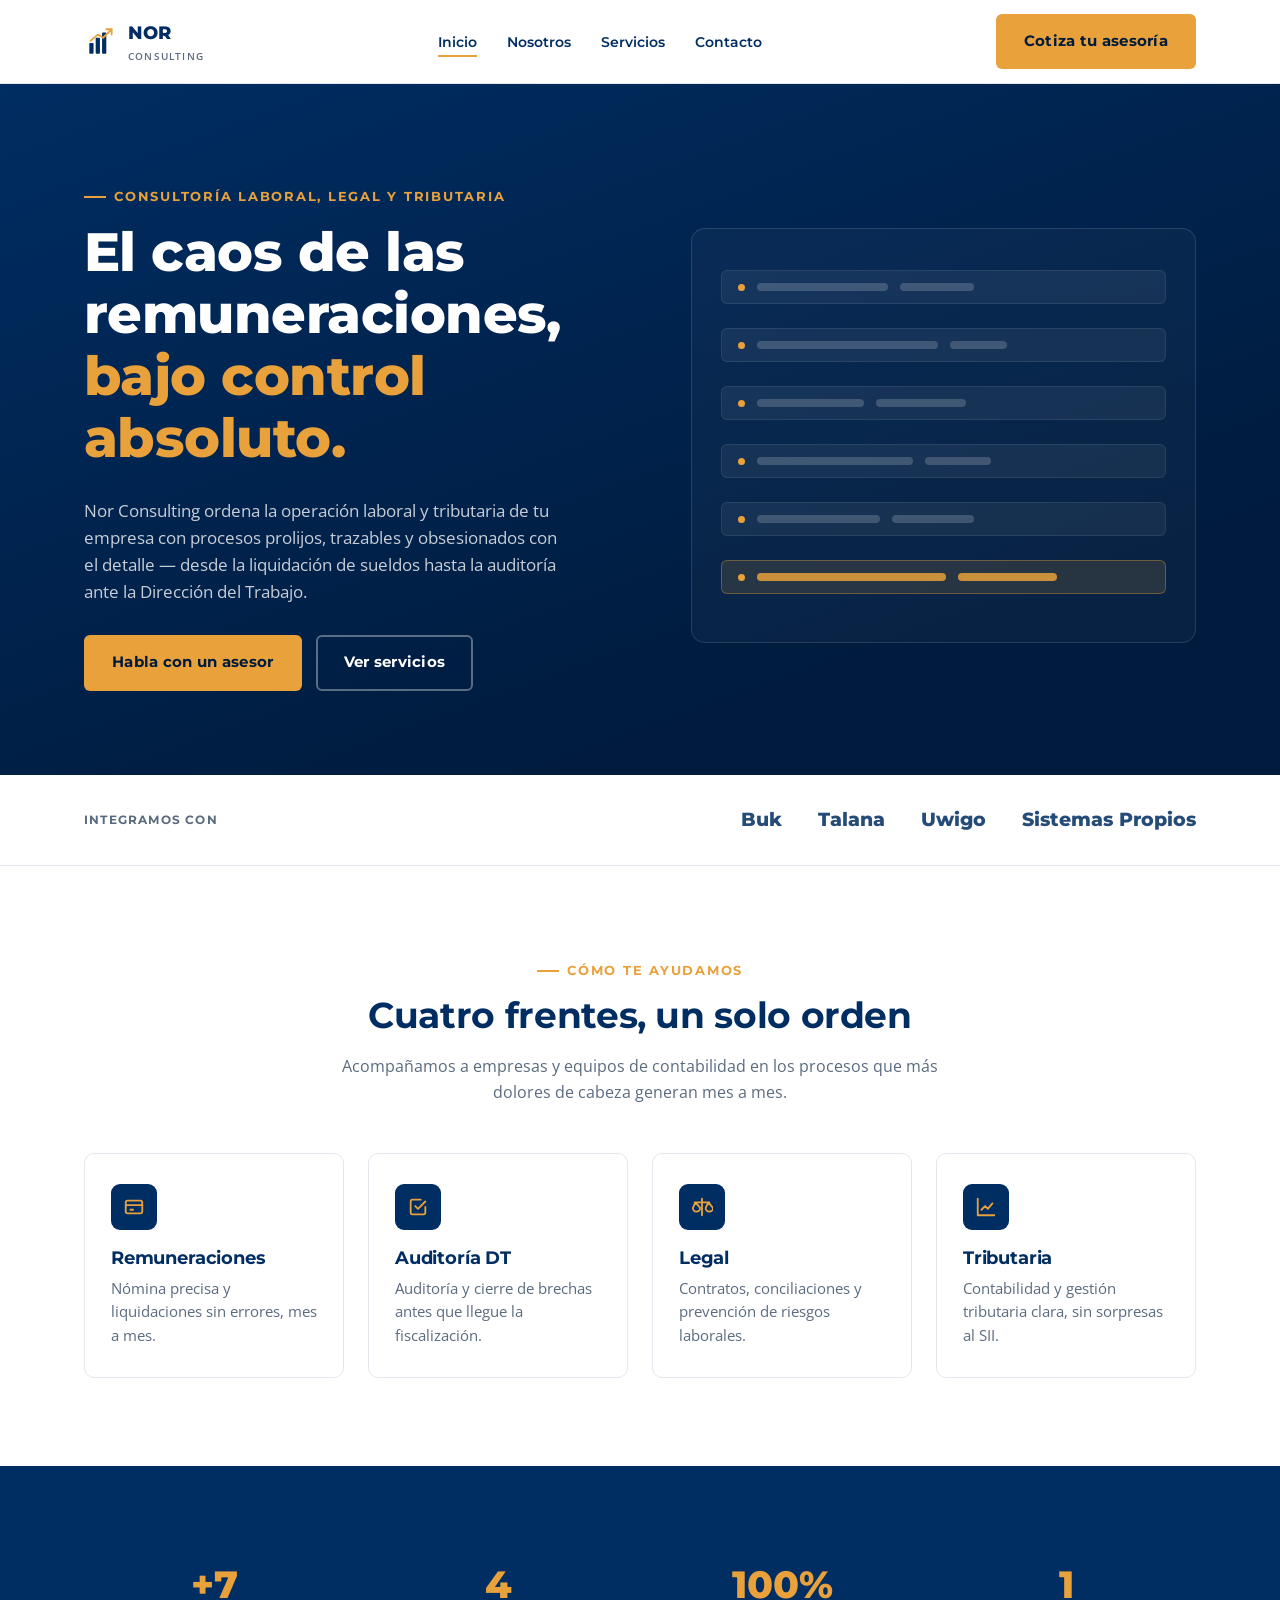
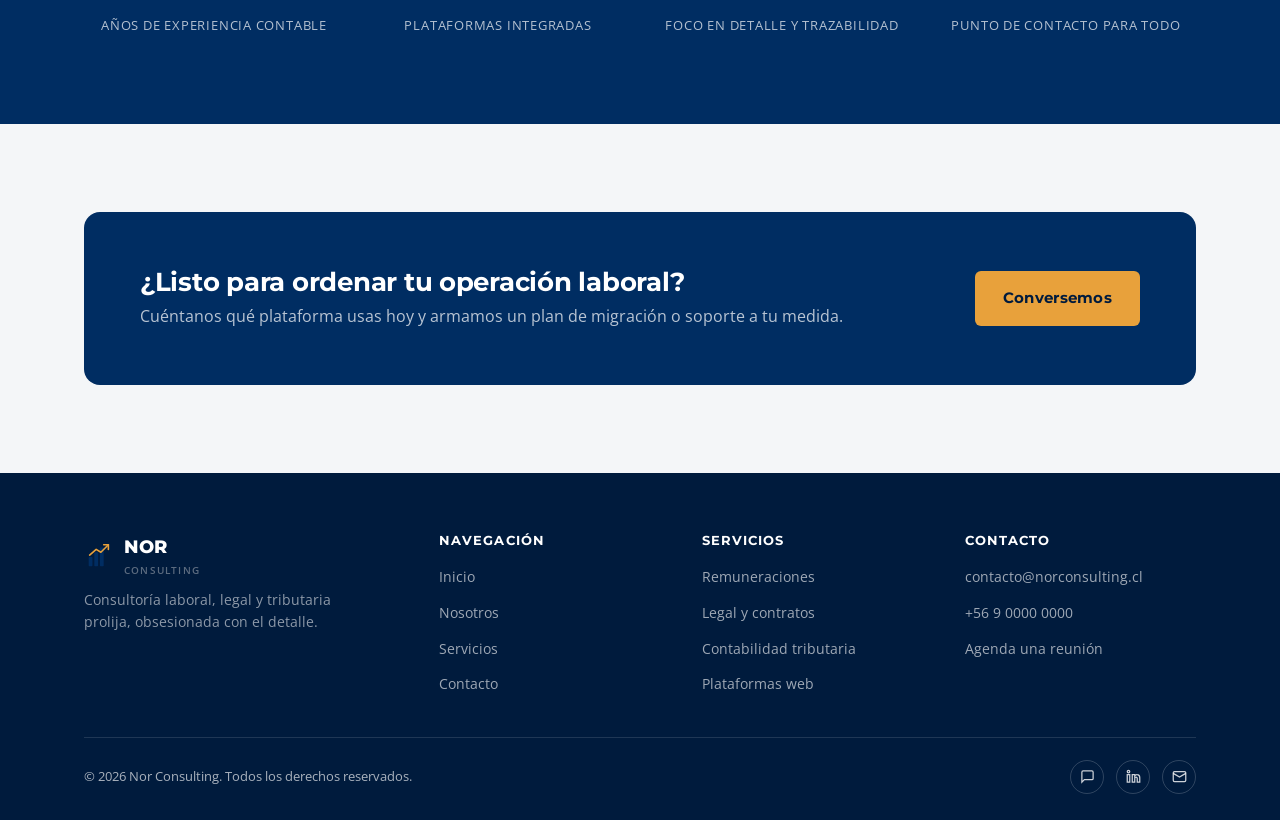
<file: index.html>
<!DOCTYPE html>
<html lang="es">
<head>
<meta charset="UTF-8">
<meta name="viewport" content="width=device-width, initial-scale=1.0">
<title>Nor Consulting | Consultoría Laboral, Legal y Tributaria en Chile</title>
<meta name="description" content="Nor Consulting: consultoría laboral, legal y tributaria prolija y obsesionada con el detalle. Remuneraciones, auditoría DT, contratos y gestión tributaria para empresas en Chile.">
<link rel="icon" href="assets/favicon.svg" type="image/svg+xml">
<link rel="stylesheet" href="css/styles.css">
</head>
<body>

<header class="site-header">
  <nav class="nav container">
    <a href="index.html" class="brand">
      <img src="assets/logo.svg" alt="Nor Consulting" width="34" height="34">
      <span>NOR<br><small>Consulting</small></span>
    </a>
    <ul class="nav-links">
      <li><a href="index.html" class="active">Inicio</a></li>
      <li><a href="nosotros.html">Nosotros</a></li>
      <li><a href="servicios.html">Servicios</a></li>
      <li><a href="contacto.html">Contacto</a></li>
    </ul>
    <div class="nav-cta">
      <a href="contacto.html" class="btn btn-gold">Cotiza tu asesoría</a>
      <button class="nav-toggle" aria-label="Abrir menú" aria-expanded="false">
        <span></span><span></span><span></span>
      </button>
    </div>
  </nav>
</header>

<section class="hero">
  <div class="container">
    <div>
      <p class="eyebrow">Consultoría laboral, legal y tributaria</p>
      <h1>El caos de las remuneraciones,<br><span class="accent">bajo control absoluto.</span></h1>
      <p class="lead">Nor Consulting ordena la operación laboral y tributaria de tu empresa con procesos prolijos, trazables y obsesionados con el detalle — desde la liquidación de sueldos hasta la auditoría ante la Dirección del Trabajo.</p>
      <div class="hero-ctas">
        <a href="contacto.html" class="btn btn-gold">Habla con un asesor</a>
        <a href="servicios.html" class="btn btn-outline">Ver servicios</a>
      </div>
    </div>
    <div class="ledger" aria-hidden="true">
      <div class="ledger-frame"></div>
      <div class="ledger-row"><span class="dot"></span><span class="bar" style="width:32%"></span><span class="bar" style="width:18%"></span></div>
      <div class="ledger-row"><span class="dot"></span><span class="bar" style="width:44%"></span><span class="bar" style="width:14%"></span></div>
      <div class="ledger-row"><span class="dot"></span><span class="bar" style="width:26%"></span><span class="bar" style="width:22%"></span></div>
      <div class="ledger-row"><span class="dot"></span><span class="bar" style="width:38%"></span><span class="bar" style="width:16%"></span></div>
      <div class="ledger-row"><span class="dot"></span><span class="bar" style="width:30%"></span><span class="bar" style="width:20%"></span></div>
      <div class="ledger-row"><span class="dot"></span><span class="bar gold" style="width:46%"></span><span class="bar gold" style="width:24%"></span></div>
    </div>
  </div>
</section>

<div class="trust">
  <div class="container trust-inner">
    <span class="trust-label">Integramos con</span>
    <div class="trust-logos">
      <span>Buk</span>
      <span>Talana</span>
      <span>Uwigo</span>
      <span>Sistemas Propios</span>
    </div>
  </div>
</div>

<section class="section">
  <div class="container">
    <div class="section-head center">
      <p class="eyebrow" style="justify-content:center">Cómo te ayudamos</p>
      <h2>Cuatro frentes, un solo orden</h2>
      <p>Acompañamos a empresas y equipos de contabilidad en los procesos que más dolores de cabeza generan mes a mes.</p>
    </div>
    <div class="grid grid-4">
      <a href="servicios.html#remuneraciones" class="card reveal">
        <div class="card-icon"><svg viewBox="0 0 24 24" fill="none" stroke-width="2" stroke-linecap="round" stroke-linejoin="round"><rect x="3" y="5" width="18" height="14" rx="2"/><path d="M3 10h18M8 15h3"/></svg></div>
        <h3>Remuneraciones</h3>
        <p>Nómina precisa y liquidaciones sin errores, mes a mes.</p>
      </a>
      <a href="servicios.html#auditoria" class="card reveal">
        <div class="card-icon"><svg viewBox="0 0 24 24" fill="none" stroke-width="2" stroke-linecap="round" stroke-linejoin="round"><path d="M9 11l3 3 8-8"/><path d="M20 12v6a2 2 0 0 1-2 2H6a2 2 0 0 1-2-2V6a2 2 0 0 1 2-2h9"/></svg></div>
        <h3>Auditoría DT</h3>
        <p>Auditoría y cierre de brechas antes que llegue la fiscalización.</p>
      </a>
      <a href="servicios.html#legal" class="card reveal">
        <div class="card-icon"><svg viewBox="0 0 24 24" fill="none" stroke-width="2" stroke-linecap="round" stroke-linejoin="round"><path d="M12 3v18M5 7l-3 6a4 4 0 0 0 8 0zM19 7l-3 6a4 4 0 0 0 8 0zM4 7h16"/></svg></div>
        <h3>Legal</h3>
        <p>Contratos, conciliaciones y prevención de riesgos laborales.</p>
      </a>
      <a href="servicios.html#tributaria" class="card reveal">
        <div class="card-icon"><svg viewBox="0 0 24 24" fill="none" stroke-width="2" stroke-linecap="round" stroke-linejoin="round"><path d="M3 3v18h18"/><path d="M7 15l4-4 3 3 5-6"/></svg></div>
        <h3>Tributaria</h3>
        <p>Contabilidad y gestión tributaria clara, sin sorpresas al SII.</p>
      </a>
    </div>
  </div>
</section>

<section class="section section-navy">
  <div class="container">
    <div class="stats">
      <div class="stat"><div class="num">+7</div><div class="label">Años de experiencia contable</div></div>
      <div class="stat"><div class="num">4</div><div class="label">Plataformas integradas</div></div>
      <div class="stat"><div class="num">100%</div><div class="label">Foco en detalle y trazabilidad</div></div>
      <div class="stat"><div class="num">1</div><div class="label">Punto de contacto para todo</div></div>
    </div>
  </div>
</section>

<section class="section section-gray">
  <div class="container">
    <div class="cta-band">
      <div>
        <h2>¿Listo para ordenar tu operación laboral?</h2>
        <p>Cuéntanos qué plataforma usas hoy y armamos un plan de migración o soporte a tu medida.</p>
      </div>
      <a href="contacto.html" class="btn btn-gold">Conversemos</a>
    </div>
  </div>
</section>

<footer class="site-footer">
  <div class="container">
    <div class="footer-top">
      <div class="footer-brand">
        <a href="index.html" class="brand">
          <img src="assets/logo.svg" alt="Nor Consulting" width="30" height="30">
          <span>NOR<br><small>Consulting</small></span>
        </a>
        <p>Consultoría laboral, legal y tributaria prolija, obsesionada con el detalle.</p>
      </div>
      <div class="footer-col">
        <h4>Navegación</h4>
        <ul>
          <li><a href="index.html">Inicio</a></li>
          <li><a href="nosotros.html">Nosotros</a></li>
          <li><a href="servicios.html">Servicios</a></li>
          <li><a href="contacto.html">Contacto</a></li>
        </ul>
      </div>
      <div class="footer-col">
        <h4>Servicios</h4>
        <ul>
          <li><a href="servicios.html#remuneraciones">Remuneraciones</a></li>
          <li><a href="servicios.html#legal">Legal y contratos</a></li>
          <li><a href="servicios.html#tributaria">Contabilidad tributaria</a></li>
          <li><a href="servicios.html#plataformas">Plataformas web</a></li>
        </ul>
      </div>
      <div class="footer-col">
        <h4>Contacto</h4>
        <ul>
          <li><a href="mailto:contacto@norconsulting.cl">contacto@norconsulting.cl</a></li>
          <li><a href="tel:+56900000000">+56 9 0000 0000</a></li>
          <li><a href="contacto.html">Agenda una reunión</a></li>
        </ul>
      </div>
    </div>
    <div class="footer-bottom">
      <span>© 2026 Nor Consulting. Todos los derechos reservados.</span>
      <div class="social">
        <a href="#" aria-label="WhatsApp"><svg viewBox="0 0 24 24" fill="none" stroke-width="2"><path d="M21 15a2 2 0 0 1-2 2H7l-4 4V5a2 2 0 0 1 2-2h14a2 2 0 0 1 2 2z"/></svg></a>
        <a href="#" aria-label="LinkedIn"><svg viewBox="0 0 24 24" fill="none" stroke-width="2"><rect x="2" y="9" width="4" height="12"/><circle cx="4" cy="4" r="2"/><path d="M10 9h4v2a4 4 0 0 1 4-2c3 0 4 2 4 5v7h-4v-6c0-1-1-2-2-2s-2 1-2 2v6h-4z"/></svg></a>
        <a href="#" aria-label="Email"><svg viewBox="0 0 24 24" fill="none" stroke-width="2"><rect x="2" y="4" width="20" height="16" rx="2"/><path d="m2 7 10 6 10-6"/></svg></a>
      </div>
    </div>
  </div>
</footer>

<script src="js/main.js"></script>
</body>
</html>
</file>
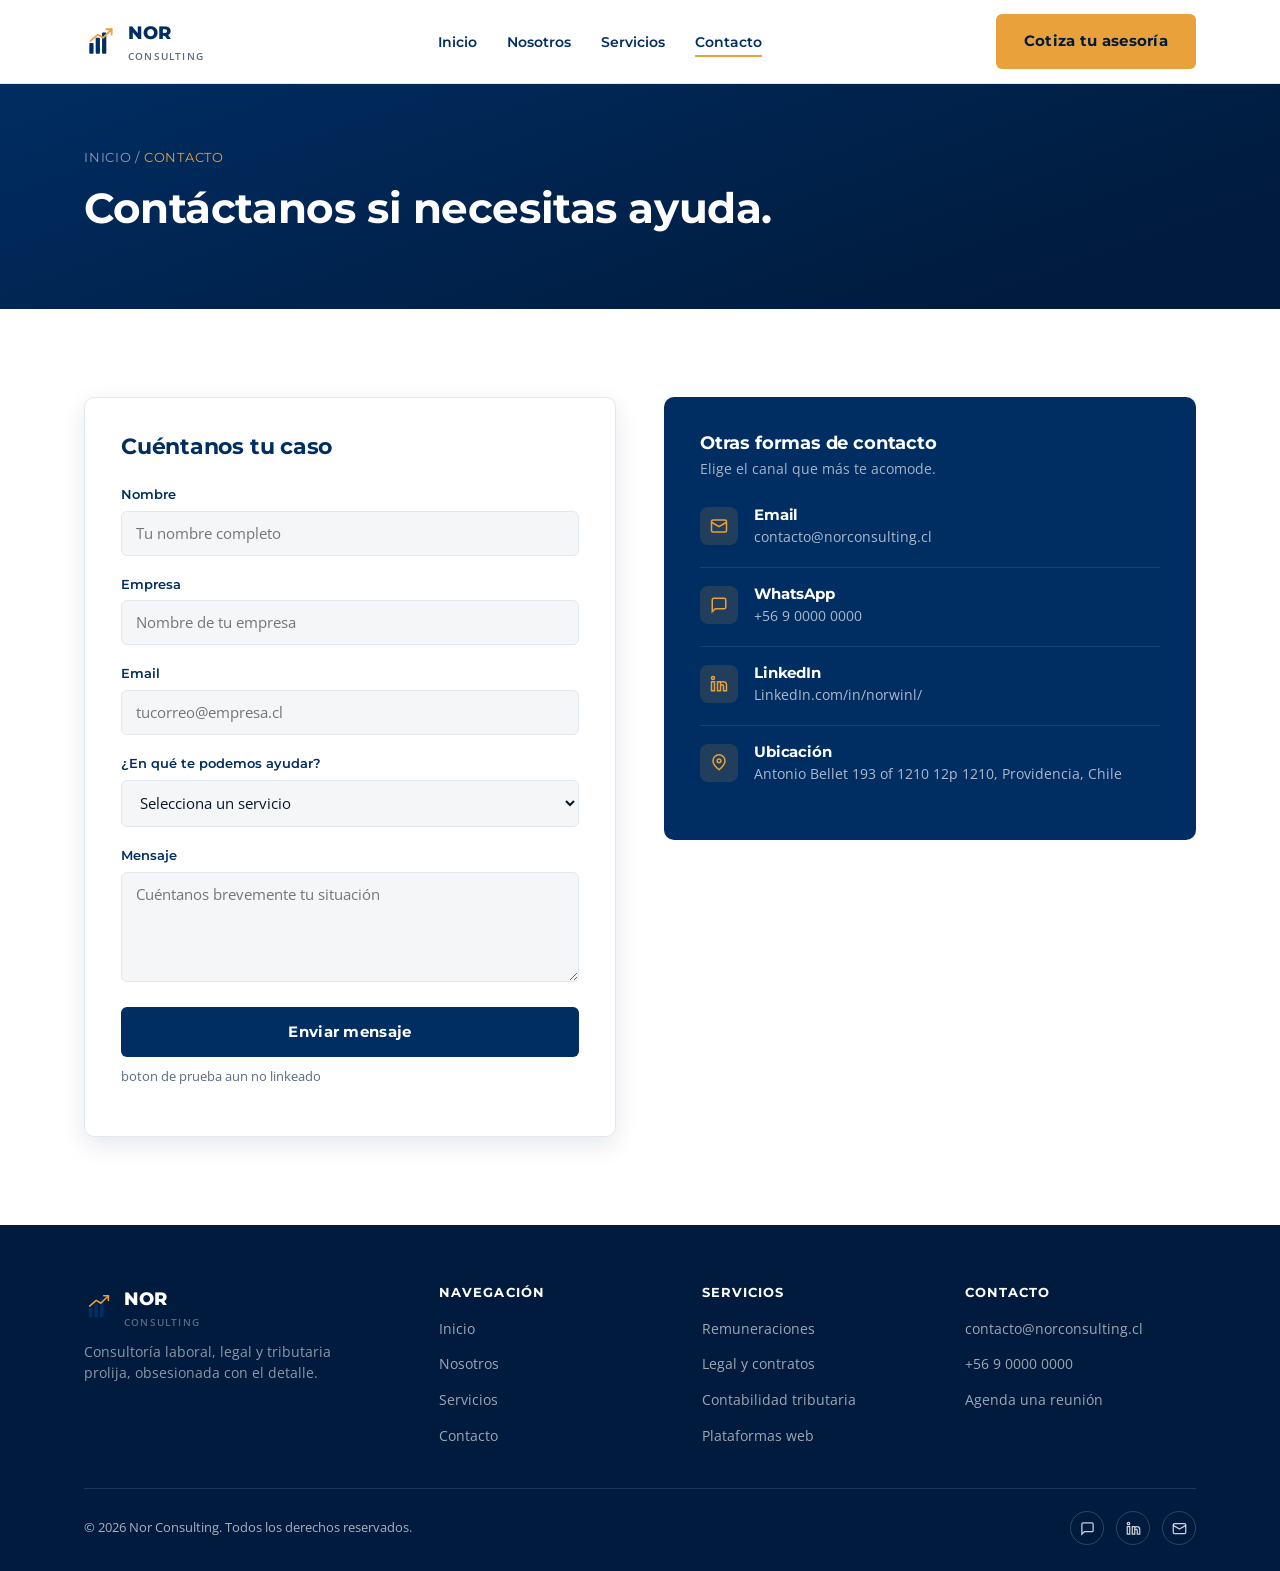
<file: contacto.html>
<!DOCTYPE html>
<html lang="es">
<head>
<meta charset="UTF-8">
<meta name="viewport" content="width=device-width, initial-scale=1.0">
<title>Contacto | Nor Consulting</title>
<meta name="description" content="Contáctanos si necesitas ayuda con remuneraciones, cumplimiento laboral o gestión tributaria. Respondemos por WhatsApp, LinkedIn o email.">
<link rel="icon" href="assets/favicon.svg" type="image/svg+xml">
<link rel="stylesheet" href="css/styles.css">
</head>
<body>

<header class="site-header">
  <nav class="nav container">
    <a href="index.html" class="brand">
      <img src="assets/logo.svg" alt="Nor Consulting" width="34" height="34">
      <span>NOR<br><small>Consulting</small></span>
    </a>
    <ul class="nav-links">
      <li><a href="index.html">Inicio</a></li>
      <li><a href="nosotros.html">Nosotros</a></li>
      <li><a href="servicios.html">Servicios</a></li>
      <li><a href="contacto.html" class="active">Contacto</a></li>
    </ul>
    <div class="nav-cta">
      <a href="contacto.html" class="btn btn-gold">Cotiza tu asesoría</a>
      <button class="nav-toggle" aria-label="Abrir menú" aria-expanded="false">
        <span></span><span></span><span></span>
      </button>
    </div>
  </nav>
</header>

<section class="page-hero">
  <div class="container">
    <p class="breadcrumb"><a href="index.html" style="color:inherit">Inicio</a> / <span class="gold">Contacto</span></p>
    <h1>Contáctanos si necesitas ayuda.</h1>
  </div>
</section>

<section class="section">
  <div class="container grid grid-2" style="align-items:flex-start; gap:48px;">

    <div class="form-panel reveal">
      <h2 style="font-size:22px;">Cuéntanos tu caso</h2>
      <p style="margin-bottom:24px;"> </p>
      <form id="contact-form">
        <div class="field">
          <label for="nombre">Nombre</label>
          <input type="text" id="nombre" name="nombre" placeholder="Tu nombre completo" required>
        </div>
        <div class="field">
          <label for="empresa">Empresa</label>
          <input type="text" id="empresa" name="empresa" placeholder="Nombre de tu empresa">
        </div>
        <div class="field">
          <label for="email">Email</label>
          <input type="email" id="email" name="email" placeholder="tucorreo@empresa.cl" required>
        </div>
        <div class="field">
          <label for="servicio">¿En qué te podemos ayudar?</label>
          <select id="servicio" name="servicio">
            <option value="">Selecciona un servicio</option>
            <option value="remuneraciones">Remuneraciones</option>
            <option value="auditoria">Auditoría DT</option>
            <option value="legal">Legal, contratos y prevención</option>
            <option value="tributaria">Contabilidad y gestión tributaria</option>
            <option value="plataformas">Plataformas y migración</option>
            <option value="otro">Otro</option>
          </select>
        </div>
        <div class="field">
          <label for="mensaje">Mensaje</label>
          <textarea id="mensaje" name="mensaje" placeholder="Cuéntanos brevemente tu situación"></textarea>
        </div>
        <button type="submit" class="btn btn-navy" style="width:100%;">Enviar mensaje</button>
        <p class="form-note"> boton de prueba aun no linkeado</p>
        <div class="form-success">Gracias — tu mensaje quedó registrado. Te contactaremos pronto.</div>
      </form>
    </div>

    <div class="reveal">
      <div style="background:var(--navy); border-radius:var(--radius); padding:36px;">
        <h3 style="color:var(--white); font-size:18px; margin-bottom:4px;">Otras formas de contacto</h3>
        <p style="color:rgba(255,255,255,0.65); margin-bottom:8px; font-size:14px;">Elige el canal que más te acomode.</p>

        <div class="contact-info-item">
          <div class="ic"><svg viewBox="0 0 24 24" fill="none" stroke-width="2"><rect x="2" y="4" width="20" height="16" rx="2"/><path d="m2 7 10 6 10-6"/></svg></div>
          <div><h4>Email</h4><p>contacto@norconsulting.cl</p></div>
        </div>
        <div class="contact-info-item">
          <div class="ic"><svg viewBox="0 0 24 24" fill="none" stroke-width="2"><path d="M21 15a2 2 0 0 1-2 2H7l-4 4V5a2 2 0 0 1 2-2h14a2 2 0 0 1 2 2z"/></svg></div>
          <div><h4>WhatsApp</h4><p>+56 9 0000 0000</p></div>
        </div>
        <div class="contact-info-item">
          <div class="ic"><svg viewBox="0 0 24 24" fill="none" stroke-width="2"><rect x="2" y="9" width="4" height="12"/><circle cx="4" cy="4" r="2"/><path d="M10 9h4v2a4 4 0 0 1 4-2c3 0 4 2 4 5v7h-4v-6c0-1-1-2-2-2s-2 1-2 2v6h-4z"/></svg></div>
          <div><h4>LinkedIn</h4><p> LinkedIn.com/in/norwinl/ </p></div>
        </div>
        <div class="contact-info-item">
          <div class="ic"><svg viewBox="0 0 24 24" fill="none" stroke-width="2"><path d="M12 21s-8-6.5-8-12a8 8 0 0 1 16 0c0 5.5-8 12-8 12z"/><circle cx="12" cy="9" r="2.5"/></svg></div>
          <div><h4>Ubicación</h4><p> Antonio Bellet 193 of 1210 12p 1210, Providencia, Chile</p></div>
        </div>
      </div>
    </div>

  </div>
</section>

<footer class="site-footer">
  <div class="container">
    <div class="footer-top">
      <div class="footer-brand">
        <a href="index.html" class="brand">
          <img src="assets/logo.svg" alt="Nor Consulting" width="30" height="30">
          <span>NOR<br><small>Consulting</small></span>
        </a>
        <p>Consultoría laboral, legal y tributaria prolija, obsesionada con el detalle.</p>
      </div>
      <div class="footer-col">
        <h4>Navegación</h4>
        <ul>
          <li><a href="index.html">Inicio</a></li>
          <li><a href="nosotros.html">Nosotros</a></li>
          <li><a href="servicios.html">Servicios</a></li>
          <li><a href="contacto.html">Contacto</a></li>
        </ul>
      </div>
      <div class="footer-col">
        <h4>Servicios</h4>
        <ul>
          <li><a href="servicios.html#remuneraciones">Remuneraciones</a></li>
          <li><a href="servicios.html#legal">Legal y contratos</a></li>
          <li><a href="servicios.html#tributaria">Contabilidad tributaria</a></li>
          <li><a href="servicios.html#plataformas">Plataformas web</a></li>
        </ul>
      </div>
      <div class="footer-col">
        <h4>Contacto</h4>
        <ul>
          <li><a href="mailto:contacto@norconsulting.cl">contacto@norconsulting.cl</a></li>
          <li><a href="tel:+56900000000">+56 9 0000 0000</a></li>
          <li><a href="contacto.html">Agenda una reunión</a></li>
        </ul>
      </div>
    </div>
    <div class="footer-bottom">
      <span>© 2026 Nor Consulting. Todos los derechos reservados.</span>
      <div class="social">
        <a href="#" aria-label="WhatsApp"><svg viewBox="0 0 24 24" fill="none" stroke-width="2"><path d="M21 15a2 2 0 0 1-2 2H7l-4 4V5a2 2 0 0 1 2-2h14a2 2 0 0 1 2 2z"/></svg></a>
        <a href="#" aria-label="LinkedIn"><svg viewBox="0 0 24 24" fill="none" stroke-width="2"><rect x="2" y="9" width="4" height="12"/><circle cx="4" cy="4" r="2"/><path d="M10 9h4v2a4 4 0 0 1 4-2c3 0 4 2 4 5v7h-4v-6c0-1-1-2-2-2s-2 1-2 2v6h-4z"/></svg></a>
        <a href="#" aria-label="Email"><svg viewBox="0 0 24 24" fill="none" stroke-width="2"><rect x="2" y="4" width="20" height="16" rx="2"/><path d="m2 7 10 6 10-6"/></svg></a>
      </div>
    </div>
  </div>
</footer>

<script src="js/main.js"></script>
</body>
</html>
</file>
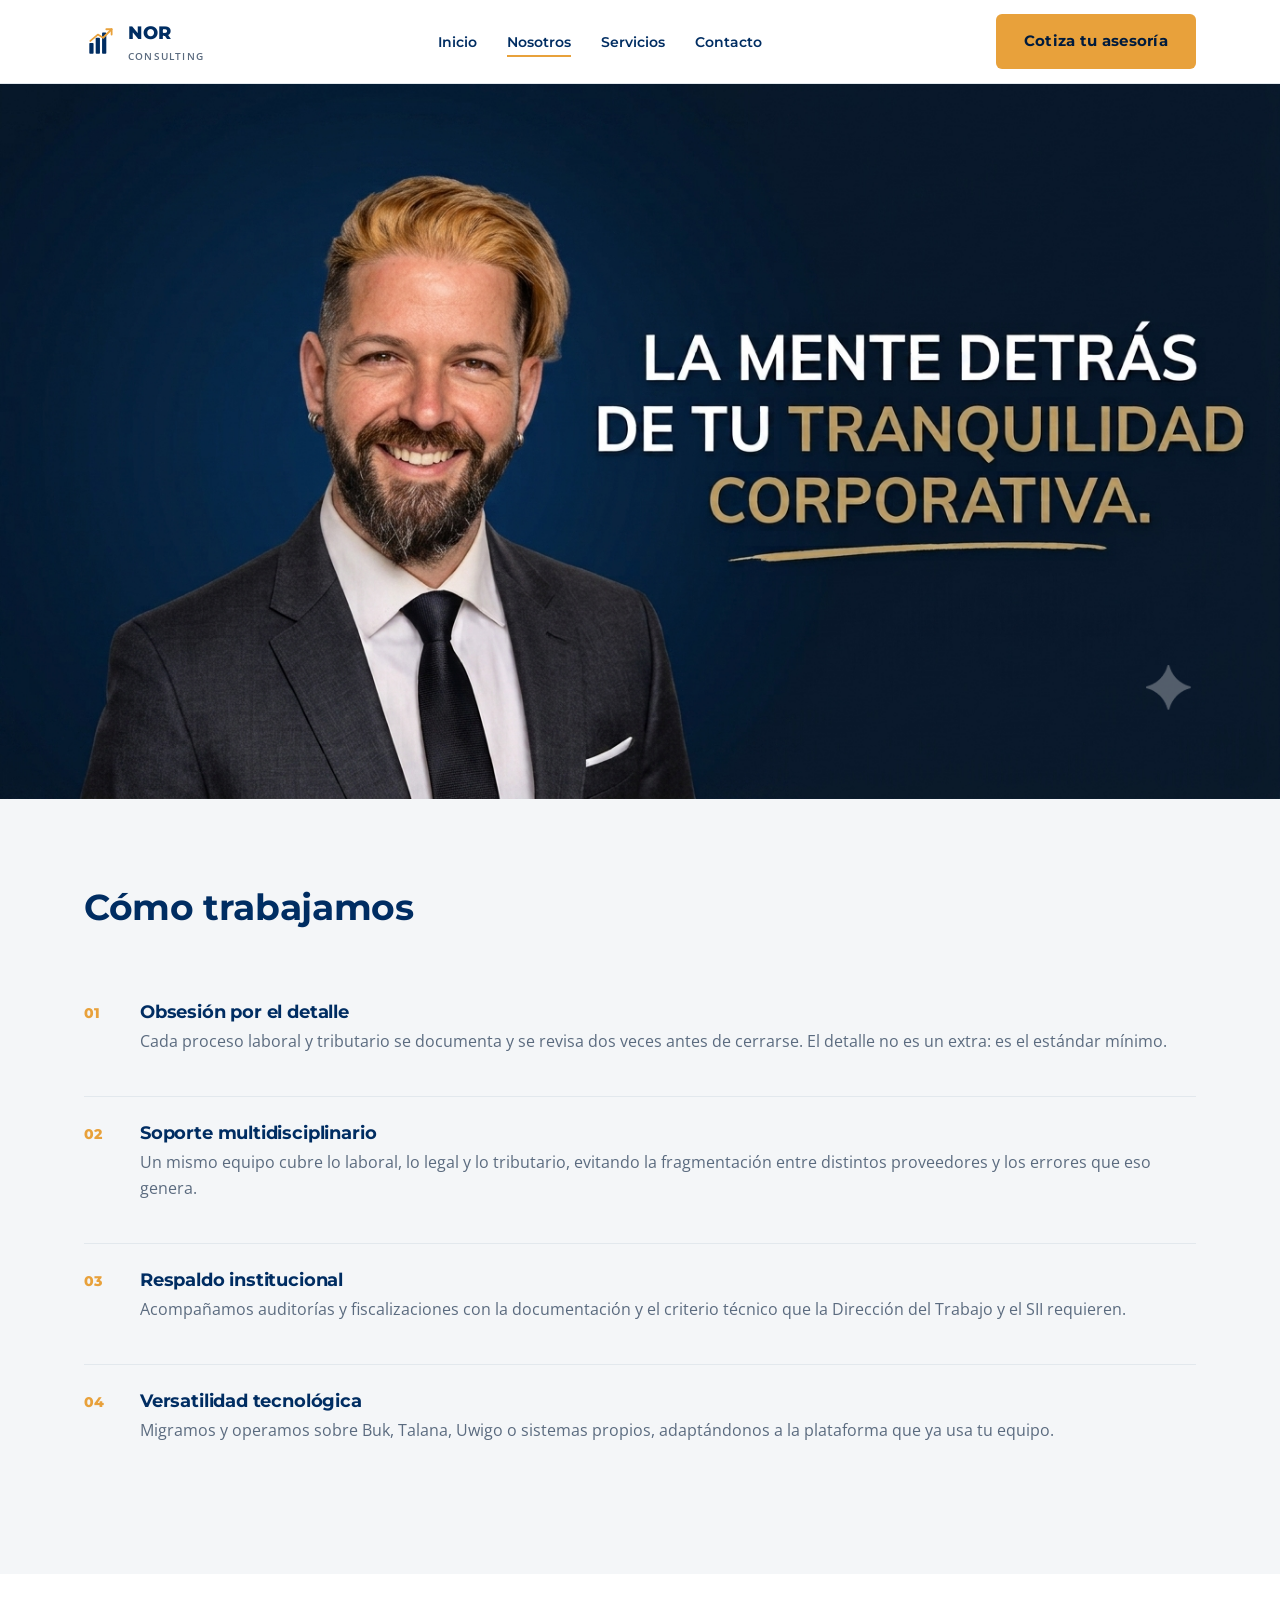
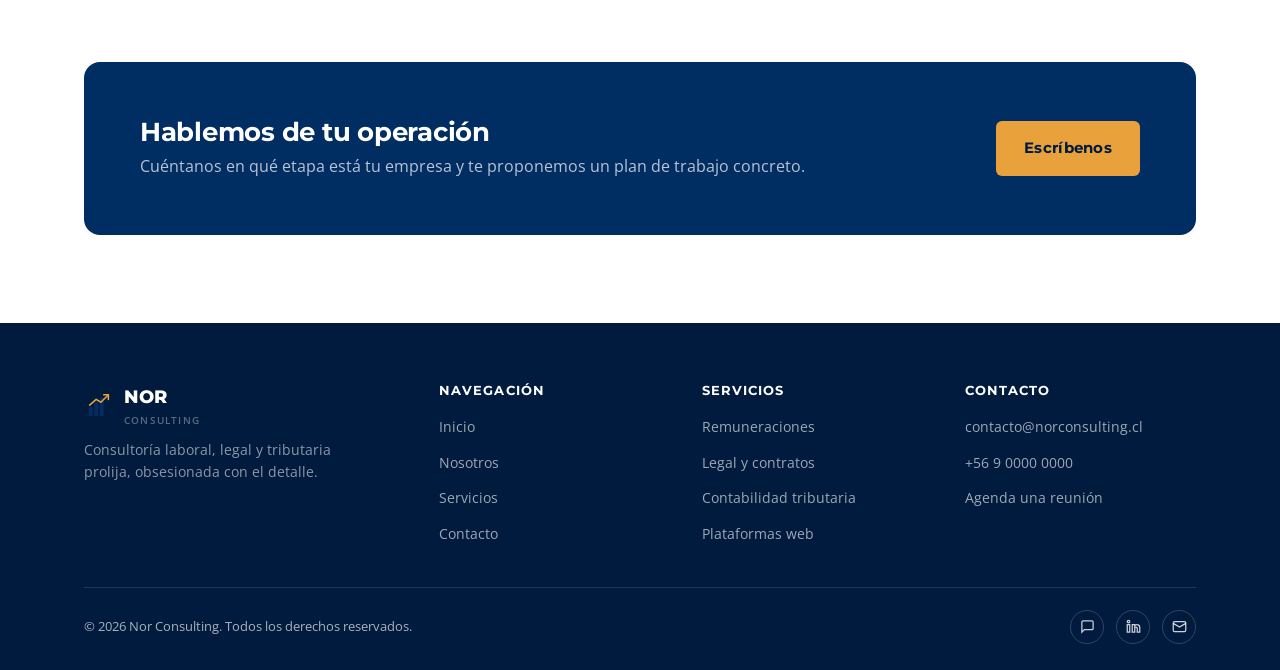
<file: nosotros.html>
<!DOCTYPE html>
<html lang="es">
<head>
<meta charset="UTF-8">
<meta name="viewport" content="width=device-width, initial-scale=1.0">
<title>Nosotros | Nor Consulting</title>
<meta name="description" content="Conoce a Nor Consulting: un equipo multidisciplinario obsesionado con el detalle en remuneraciones, cumplimiento laboral y gestión tributaria.">
<link rel="icon" href="assets/favicon.svg" type="image/svg+xml">
<link rel="stylesheet" href="css/styles.css">
</head>
<body>

<header class="site-header">
  <nav class="nav container">
    <a href="index.html" class="brand">
      <img src="assets/logo.svg" alt="Nor Consulting" width="34" height="34">
      <span>NOR<br><small>Consulting</small></span>
    </a>
    <ul class="nav-links">
      <li><a href="index.html">Inicio</a></li>
      <li><a href="nosotros.html" class="active">Nosotros</a></li>
      <li><a href="servicios.html">Servicios</a></li>
      <li><a href="contacto.html">Contacto</a></li>
    </ul>
    <div class="nav-cta">
      <a href="contacto.html" class="btn btn-gold">Cotiza tu asesoría</a>
      <button class="nav-toggle" aria-label="Abrir menú" aria-expanded="false">
        <span></span><span></span><span></span>
      </button>
    </div>
  </nav>
</header>

<section class="hero-carousel">
  <div class="carousel-slide">
    <img src="/lamente.png" alt="Banner corporativo">
  </div>
</section>


<section class="section section-gray">
  <div class="container">
    <div class="section-head">
      <h2>Cómo trabajamos</h2>
    </div>
    <div class="pillar reveal">
      <div class="index">01</div>
      <div>
        <h3>Obsesión por el detalle</h3>
        <p>Cada proceso laboral y tributario se documenta y se revisa dos veces antes de cerrarse. El detalle no es un extra: es el estándar mínimo.</p>
      </div>
    </div>
    <div class="pillar reveal">
      <div class="index">02</div>
      <div>
        <h3>Soporte multidisciplinario</h3>
        <p>Un mismo equipo cubre lo laboral, lo legal y lo tributario, evitando la fragmentación entre distintos proveedores y los errores que eso genera.</p>
      </div>
    </div>
    <div class="pillar reveal">
      <div class="index">03</div>
      <div>
        <h3>Respaldo institucional</h3>
        <p>Acompañamos auditorías y fiscalizaciones con la documentación y el criterio técnico que la Dirección del Trabajo y el SII requieren.</p>
      </div>
    </div>
    <div class="pillar reveal">
      <div class="index">04</div>
      <div>
        <h3>Versatilidad tecnológica</h3>
        <p>Migramos y operamos sobre Buk, Talana, Uwigo o sistemas propios, adaptándonos a la plataforma que ya usa tu equipo.</p>
      </div>
    </div>
  </div>
</section>

<section class="section">
  <div class="container">
    <div class="cta-band">
      <div>
        <h2>Hablemos de tu operación</h2>
        <p>Cuéntanos en qué etapa está tu empresa y te proponemos un plan de trabajo concreto.</p>
      </div>
      <a href="contacto.html" class="btn btn-gold">Escríbenos</a>
    </div>
  </div>
</section>

<footer class="site-footer">
  <div class="container">
    <div class="footer-top">
      <div class="footer-brand">
        <a href="index.html" class="brand">
          <img src="assets/logo.svg" alt="Nor Consulting" width="30" height="30">
          <span>NOR<br><small>Consulting</small></span>
        </a>
        <p>Consultoría laboral, legal y tributaria prolija, obsesionada con el detalle.</p>
      </div>
      <div class="footer-col">
        <h4>Navegación</h4>
        <ul>
          <li><a href="index.html">Inicio</a></li>
          <li><a href="nosotros.html">Nosotros</a></li>
          <li><a href="servicios.html">Servicios</a></li>
          <li><a href="contacto.html">Contacto</a></li>
        </ul>
      </div>
      <div class="footer-col">
        <h4>Servicios</h4>
        <ul>
          <li><a href="servicios.html#remuneraciones">Remuneraciones</a></li>
          <li><a href="servicios.html#legal">Legal y contratos</a></li>
          <li><a href="servicios.html#tributaria">Contabilidad tributaria</a></li>
          <li><a href="servicios.html#plataformas">Plataformas web</a></li>
        </ul>
      </div>
      <div class="footer-col">
        <h4>Contacto</h4>
        <ul>
          <li><a href="mailto:contacto@norconsulting.cl">contacto@norconsulting.cl</a></li>
          <li><a href="tel:+56900000000">+56 9 0000 0000</a></li>
          <li><a href="contacto.html">Agenda una reunión</a></li>
        </ul>
      </div>
    </div>
    <div class="footer-bottom">
      <span>© 2026 Nor Consulting. Todos los derechos reservados.</span>
      <div class="social">
        <a href="#" aria-label="WhatsApp"><svg viewBox="0 0 24 24" fill="none" stroke-width="2"><path d="M21 15a2 2 0 0 1-2 2H7l-4 4V5a2 2 0 0 1 2-2h14a2 2 0 0 1 2 2z"/></svg></a>
        <a href="#" aria-label="LinkedIn"><svg viewBox="0 0 24 24" fill="none" stroke-width="2"><rect x="2" y="9" width="4" height="12"/><circle cx="4" cy="4" r="2"/><path d="M10 9h4v2a4 4 0 0 1 4-2c3 0 4 2 4 5v7h-4v-6c0-1-1-2-2-2s-2 1-2 2v6h-4z"/></svg></a>
        <a href="#" aria-label="Email"><svg viewBox="0 0 24 24" fill="none" stroke-width="2"><rect x="2" y="4" width="20" height="16" rx="2"/><path d="m2 7 10 6 10-6"/></svg></a>
      </div>
    </div>
  </div>
</footer>

<script src="js/main.js"></script>
</body>
</html>
</file>
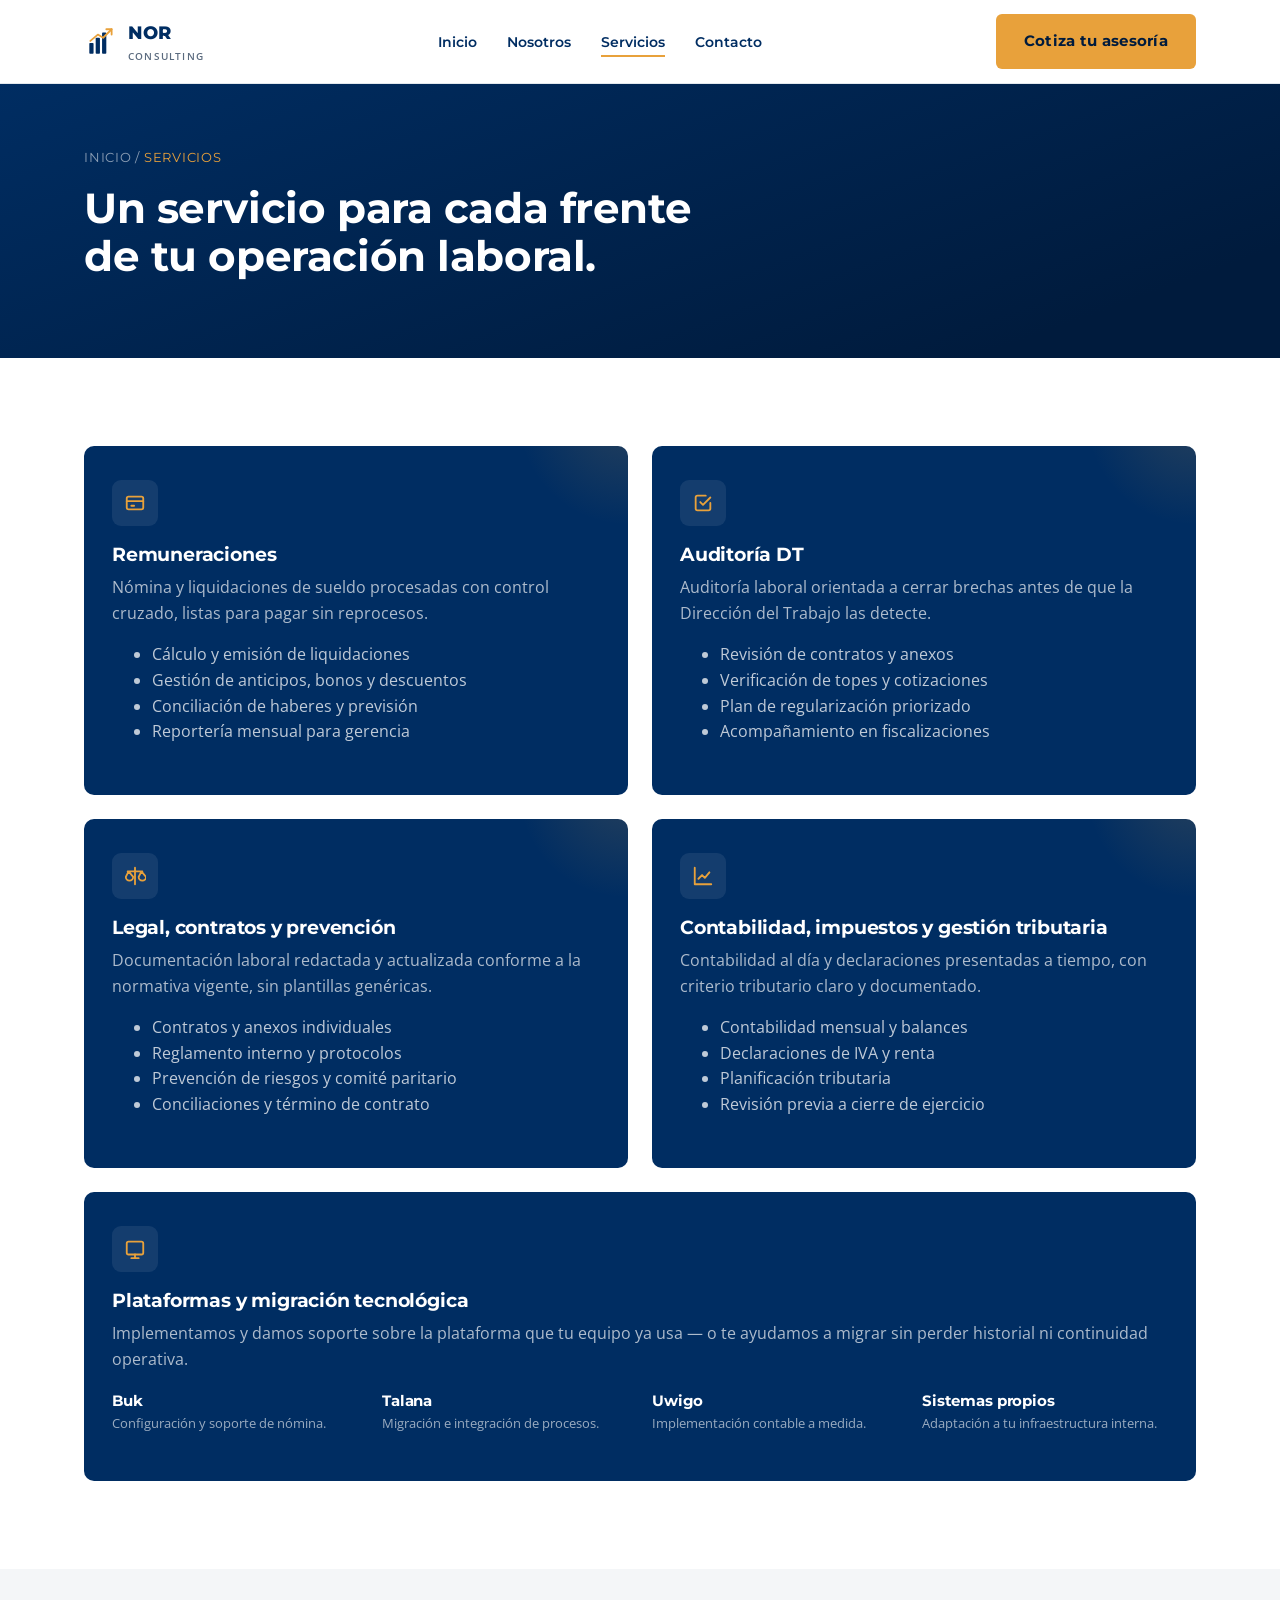
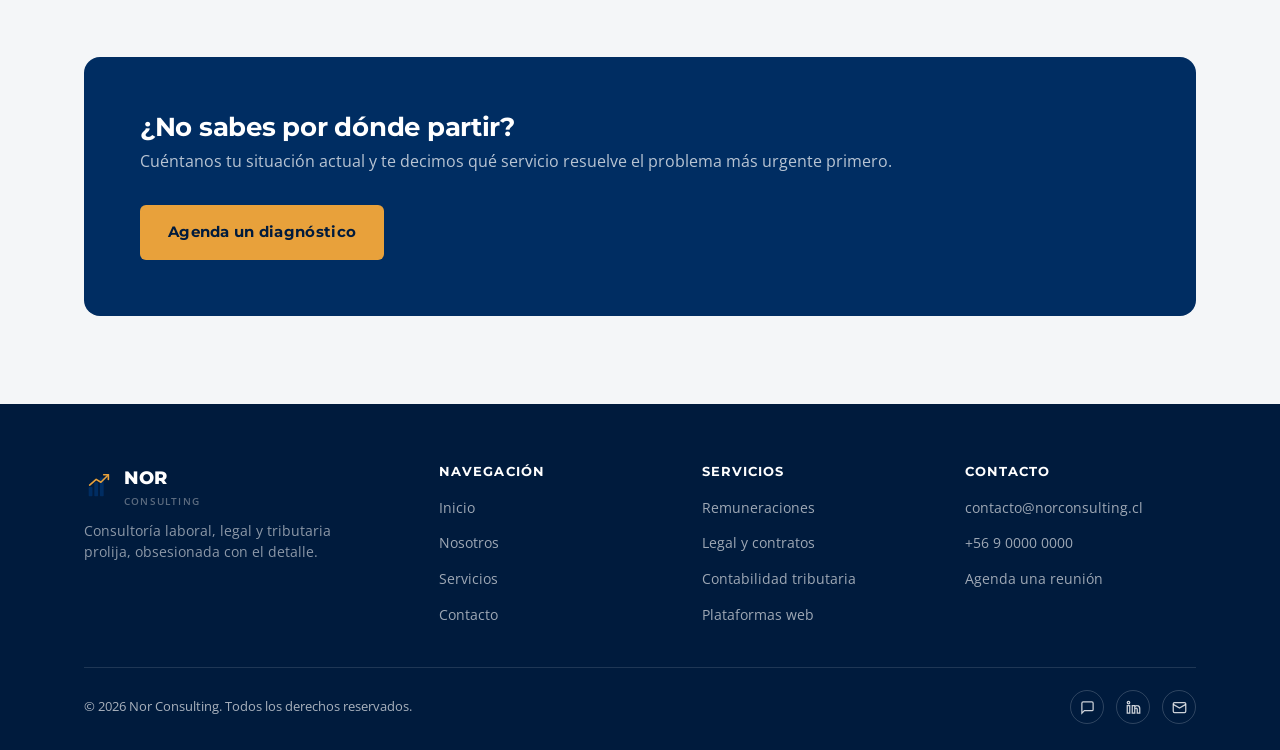
<file: servicios.html>
<!DOCTYPE html>
<html lang="es">
<head>
<meta charset="UTF-8">
<meta name="viewport" content="width=device-width, initial-scale=1.0">
<title>Servicios | Nor Consulting</title>
<meta name="description" content="Remuneraciones, auditoría DT, legal y contratos, contabilidad y gestión tributaria, y plataformas de control interno para empresas en Chile.">
<link rel="icon" href="assets/favicon.svg" type="image/svg+xml">
<link rel="stylesheet" href="css/styles.css">
</head>
<body>

<header class="site-header">
  <nav class="nav container">
    <a href="index.html" class="brand">
      <img src="assets/logo.svg" alt="Nor Consulting" width="34" height="34">
      <span>NOR<br><small>Consulting</small></span>
    </a>
    <ul class="nav-links">
      <li><a href="index.html">Inicio</a></li>
      <li><a href="nosotros.html">Nosotros</a></li>
      <li><a href="servicios.html" class="active">Servicios</a></li>
      <li><a href="contacto.html">Contacto</a></li>
    </ul>
    <div class="nav-cta">
      <a href="contacto.html" class="btn btn-gold">Cotiza tu asesoría</a>
      <button class="nav-toggle" aria-label="Abrir menú" aria-expanded="false">
        <span></span><span></span><span></span>
      </button>
    </div>
  </nav>
</header>

<section class="page-hero">
  <div class="container">
    <p class="breadcrumb"><a href="index.html" style="color:inherit">Inicio</a> / <span class="gold">Servicios</span></p>
    <h1>Un servicio para cada frente<br>de tu operación laboral.</h1>
  </div>
</section>

<section class="section">
  <div class="container">
    <div class="grid grid-2">

      <div id="remuneraciones" class="service-card reveal">
        <div class="card-icon"><svg viewBox="0 0 24 24" fill="none" stroke-width="2" stroke-linecap="round" stroke-linejoin="round"><rect x="3" y="5" width="18" height="14" rx="2"/><path d="M3 10h18M8 15h3"/></svg></div>
        <h3>Remuneraciones</h3>
        <p>Nómina y liquidaciones de sueldo procesadas con control cruzado, listas para pagar sin reprocesos.</p>
        <ul>
          <li>Cálculo y emisión de liquidaciones</li>
          <li>Gestión de anticipos, bonos y descuentos</li>
          <li>Conciliación de haberes y previsión</li>
          <li>Reportería mensual para gerencia</li>
        </ul>
      </div>

      <div id="auditoria" class="service-card reveal">
        <div class="card-icon"><svg viewBox="0 0 24 24" fill="none" stroke-width="2" stroke-linecap="round" stroke-linejoin="round"><path d="M9 11l3 3 8-8"/><path d="M20 12v6a2 2 0 0 1-2 2H6a2 2 0 0 1-2-2V6a2 2 0 0 1 2-2h9"/></svg></div>
        <h3>Auditoría DT</h3>
        <p>Auditoría laboral orientada a cerrar brechas antes de que la Dirección del Trabajo las detecte.</p>
        <ul>
          <li>Revisión de contratos y anexos</li>
          <li>Verificación de topes y cotizaciones</li>
          <li>Plan de regularización priorizado</li>
          <li>Acompañamiento en fiscalizaciones</li>
        </ul>
      </div>

      <div id="legal" class="service-card reveal">
        <div class="card-icon"><svg viewBox="0 0 24 24" fill="none" stroke-width="2" stroke-linecap="round" stroke-linejoin="round"><path d="M12 3v18M5 7l-3 6a4 4 0 0 0 8 0zM19 7l-3 6a4 4 0 0 0 8 0zM4 7h16"/></svg></div>
        <h3>Legal, contratos y prevención</h3>
        <p>Documentación laboral redactada y actualizada conforme a la normativa vigente, sin plantillas genéricas.</p>
        <ul>
          <li>Contratos y anexos individuales</li>
          <li>Reglamento interno y protocolos</li>
          <li>Prevención de riesgos y comité paritario</li>
          <li>Conciliaciones y término de contrato</li>
        </ul>
      </div>

      <div id="tributaria" class="service-card reveal">
        <div class="card-icon"><svg viewBox="0 0 24 24" fill="none" stroke-width="2" stroke-linecap="round" stroke-linejoin="round"><path d="M3 3v18h18"/><path d="M7 15l4-4 3 3 5-6"/></svg></div>
        <h3>Contabilidad, impuestos y gestión tributaria</h3>
        <p>Contabilidad al día y declaraciones presentadas a tiempo, con criterio tributario claro y documentado.</p>
        <ul>
          <li>Contabilidad mensual y balances</li>
          <li>Declaraciones de IVA y renta</li>
          <li>Planificación tributaria</li>
          <li>Revisión previa a cierre de ejercicio</li>
        </ul>
      </div>

      <div id="plataformas" class="service-card reveal" style="grid-column: 1 / -1;">
        <div class="card-icon"><svg viewBox="0 0 24 24" fill="none" stroke-width="2" stroke-linecap="round" stroke-linejoin="round"><rect x="3" y="4" width="18" height="14" rx="2"/><path d="M8 22h8M12 18v4"/></svg></div>
        <h3>Plataformas y migración tecnológica</h3>
        <p>Implementamos y damos soporte sobre la plataforma que tu equipo ya usa — o te ayudamos a migrar sin perder historial ni continuidad operativa.</p>
        <div class="grid grid-4" style="margin-top:20px;">
          <div><h4 style="color:var(--white); font-size:15px; margin-bottom:4px;">Buk</h4><p style="font-size:13px; color:rgba(255,255,255,0.6)">Configuración y soporte de nómina.</p></div>
          <div><h4 style="color:var(--white); font-size:15px; margin-bottom:4px;">Talana</h4><p style="font-size:13px; color:rgba(255,255,255,0.6)">Migración e integración de procesos.</p></div>
          <div><h4 style="color:var(--white); font-size:15px; margin-bottom:4px;">Uwigo</h4><p style="font-size:13px; color:rgba(255,255,255,0.6)">Implementación contable a medida.</p></div>
          <div><h4 style="color:var(--white); font-size:15px; margin-bottom:4px;">Sistemas propios</h4><p style="font-size:13px; color:rgba(255,255,255,0.6)">Adaptación a tu infraestructura interna.</p></div>
        </div>
      </div>

    </div>
  </div>
</section>

<section class="section section-gray">
  <div class="container">
    <div class="cta-band">
      <div>
        <h2>¿No sabes por dónde partir?</h2>
        <p>Cuéntanos tu situación actual y te decimos qué servicio resuelve el problema más urgente primero.</p>
      </div>
      <a href="contacto.html" class="btn btn-gold">Agenda un diagnóstico</a>
    </div>
  </div>
</section>

<footer class="site-footer">
  <div class="container">
    <div class="footer-top">
      <div class="footer-brand">
        <a href="index.html" class="brand">
          <img src="assets/logo.svg" alt="Nor Consulting" width="30" height="30">
          <span>NOR<br><small>Consulting</small></span>
        </a>
        <p>Consultoría laboral, legal y tributaria prolija, obsesionada con el detalle.</p>
      </div>
      <div class="footer-col">
        <h4>Navegación</h4>
        <ul>
          <li><a href="index.html">Inicio</a></li>
          <li><a href="nosotros.html">Nosotros</a></li>
          <li><a href="servicios.html">Servicios</a></li>
          <li><a href="contacto.html">Contacto</a></li>
        </ul>
      </div>
      <div class="footer-col">
        <h4>Servicios</h4>
        <ul>
          <li><a href="servicios.html#remuneraciones">Remuneraciones</a></li>
          <li><a href="servicios.html#legal">Legal y contratos</a></li>
          <li><a href="servicios.html#tributaria">Contabilidad tributaria</a></li>
          <li><a href="servicios.html#plataformas">Plataformas web</a></li>
        </ul>
      </div>
      <div class="footer-col">
        <h4>Contacto</h4>
        <ul>
          <li><a href="mailto:contacto@norconsulting.cl">contacto@norconsulting.cl</a></li>
          <li><a href="tel:+56900000000">+56 9 0000 0000</a></li>
          <li><a href="contacto.html">Agenda una reunión</a></li>
        </ul>
      </div>
    </div>
    <div class="footer-bottom">
      <span>© 2026 Nor Consulting. Todos los derechos reservados.</span>
      <div class="social">
        <a href="#" aria-label="WhatsApp"><svg viewBox="0 0 24 24" fill="none" stroke-width="2"><path d="M21 15a2 2 0 0 1-2 2H7l-4 4V5a2 2 0 0 1 2-2h14a2 2 0 0 1 2 2z"/></svg></a>
        <a href="#" aria-label="LinkedIn"><svg viewBox="0 0 24 24" fill="none" stroke-width="2"><rect x="2" y="9" width="4" height="12"/><circle cx="4" cy="4" r="2"/><path d="M10 9h4v2a4 4 0 0 1 4-2c3 0 4 2 4 5v7h-4v-6c0-1-1-2-2-2s-2 1-2 2v6h-4z"/></svg></a>
        <a href="#" aria-label="Email"><svg viewBox="0 0 24 24" fill="none" stroke-width="2"><rect x="2" y="4" width="20" height="16" rx="2"/><path d="m2 7 10 6 10-6"/></svg></a>
      </div>
    </div>
  </div>
</footer>

<script src="js/main.js"></script>
</body>
</html>
</file>
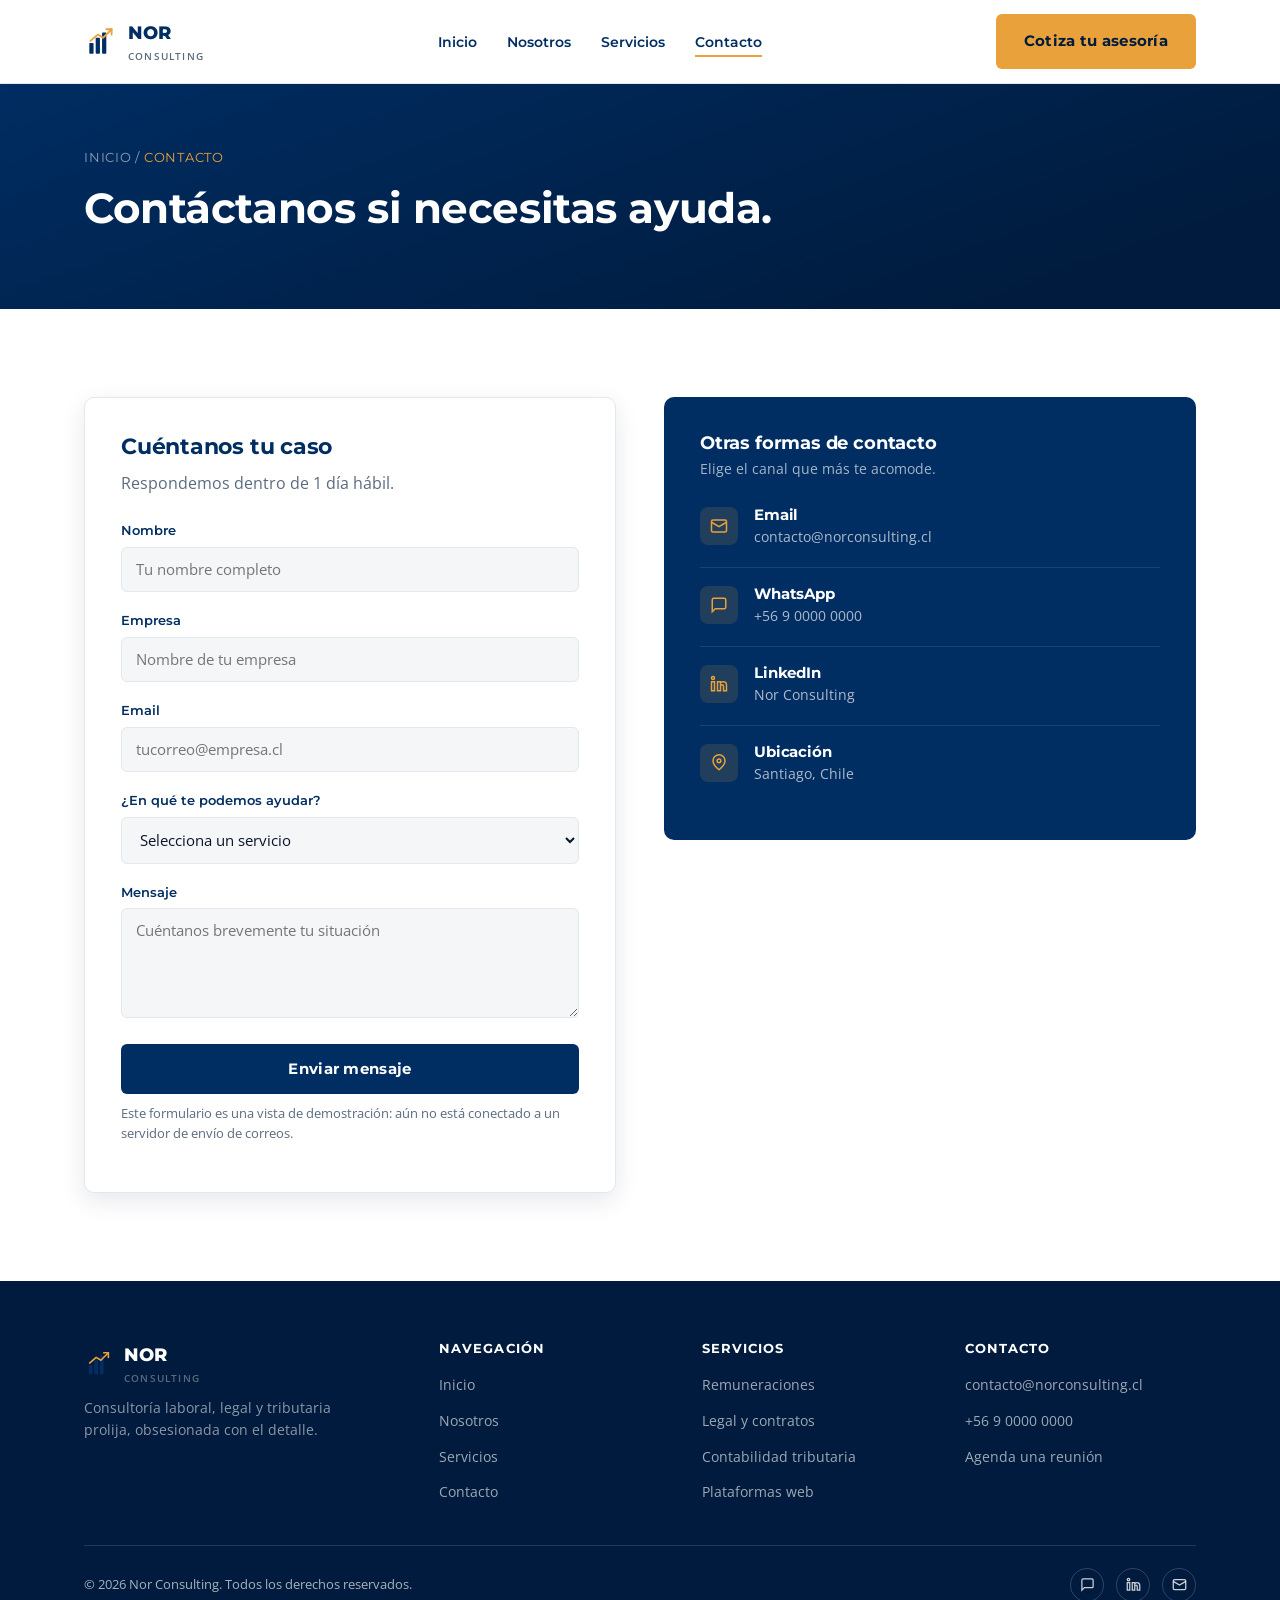
<file: nor-consulting/contacto.html>
<!DOCTYPE html>
<html lang="es">
<head>
<meta charset="UTF-8">
<meta name="viewport" content="width=device-width, initial-scale=1.0">
<title>Contacto | Nor Consulting</title>
<meta name="description" content="Contáctanos si necesitas ayuda con remuneraciones, cumplimiento laboral o gestión tributaria. Respondemos por WhatsApp, LinkedIn o email.">
<link rel="icon" href="assets/favicon.svg" type="image/svg+xml">
<link rel="stylesheet" href="css/styles.css">
</head>
<body>

<header class="site-header">
  <nav class="nav container">
    <a href="index.html" class="brand">
      <img src="assets/logo.svg" alt="Nor Consulting" width="34" height="34">
      <span>NOR<br><small>Consulting</small></span>
    </a>
    <ul class="nav-links">
      <li><a href="index.html">Inicio</a></li>
      <li><a href="nosotros.html">Nosotros</a></li>
      <li><a href="servicios.html">Servicios</a></li>
      <li><a href="contacto.html" class="active">Contacto</a></li>
    </ul>
    <div class="nav-cta">
      <a href="contacto.html" class="btn btn-gold">Cotiza tu asesoría</a>
      <button class="nav-toggle" aria-label="Abrir menú" aria-expanded="false">
        <span></span><span></span><span></span>
      </button>
    </div>
  </nav>
</header>

<section class="page-hero">
  <div class="container">
    <p class="breadcrumb"><a href="index.html" style="color:inherit">Inicio</a> / <span class="gold">Contacto</span></p>
    <h1>Contáctanos si necesitas ayuda.</h1>
  </div>
</section>

<section class="section">
  <div class="container grid grid-2" style="align-items:flex-start; gap:48px;">

    <div class="form-panel reveal">
      <h2 style="font-size:22px;">Cuéntanos tu caso</h2>
      <p style="margin-bottom:24px;">Respondemos dentro de 1 día hábil.</p>
      <form id="contact-form">
        <div class="field">
          <label for="nombre">Nombre</label>
          <input type="text" id="nombre" name="nombre" placeholder="Tu nombre completo" required>
        </div>
        <div class="field">
          <label for="empresa">Empresa</label>
          <input type="text" id="empresa" name="empresa" placeholder="Nombre de tu empresa">
        </div>
        <div class="field">
          <label for="email">Email</label>
          <input type="email" id="email" name="email" placeholder="tucorreo@empresa.cl" required>
        </div>
        <div class="field">
          <label for="servicio">¿En qué te podemos ayudar?</label>
          <select id="servicio" name="servicio">
            <option value="">Selecciona un servicio</option>
            <option value="remuneraciones">Remuneraciones</option>
            <option value="auditoria">Auditoría DT</option>
            <option value="legal">Legal, contratos y prevención</option>
            <option value="tributaria">Contabilidad y gestión tributaria</option>
            <option value="plataformas">Plataformas y migración</option>
            <option value="otro">Otro</option>
          </select>
        </div>
        <div class="field">
          <label for="mensaje">Mensaje</label>
          <textarea id="mensaje" name="mensaje" placeholder="Cuéntanos brevemente tu situación"></textarea>
        </div>
        <button type="submit" class="btn btn-navy" style="width:100%;">Enviar mensaje</button>
        <p class="form-note">Este formulario es una vista de demostración: aún no está conectado a un servidor de envío de correos.</p>
        <div class="form-success">Gracias — tu mensaje quedó registrado. Te contactaremos pronto.</div>
      </form>
    </div>

    <div class="reveal">
      <div style="background:var(--navy); border-radius:var(--radius); padding:36px;">
        <h3 style="color:var(--white); font-size:18px; margin-bottom:4px;">Otras formas de contacto</h3>
        <p style="color:rgba(255,255,255,0.65); margin-bottom:8px; font-size:14px;">Elige el canal que más te acomode.</p>

        <div class="contact-info-item">
          <div class="ic"><svg viewBox="0 0 24 24" fill="none" stroke-width="2"><rect x="2" y="4" width="20" height="16" rx="2"/><path d="m2 7 10 6 10-6"/></svg></div>
          <div><h4>Email</h4><p>contacto@norconsulting.cl</p></div>
        </div>
        <div class="contact-info-item">
          <div class="ic"><svg viewBox="0 0 24 24" fill="none" stroke-width="2"><path d="M21 15a2 2 0 0 1-2 2H7l-4 4V5a2 2 0 0 1 2-2h14a2 2 0 0 1 2 2z"/></svg></div>
          <div><h4>WhatsApp</h4><p>+56 9 0000 0000</p></div>
        </div>
        <div class="contact-info-item">
          <div class="ic"><svg viewBox="0 0 24 24" fill="none" stroke-width="2"><rect x="2" y="9" width="4" height="12"/><circle cx="4" cy="4" r="2"/><path d="M10 9h4v2a4 4 0 0 1 4-2c3 0 4 2 4 5v7h-4v-6c0-1-1-2-2-2s-2 1-2 2v6h-4z"/></svg></div>
          <div><h4>LinkedIn</h4><p>Nor Consulting</p></div>
        </div>
        <div class="contact-info-item">
          <div class="ic"><svg viewBox="0 0 24 24" fill="none" stroke-width="2"><path d="M12 21s-8-6.5-8-12a8 8 0 0 1 16 0c0 5.5-8 12-8 12z"/><circle cx="12" cy="9" r="2.5"/></svg></div>
          <div><h4>Ubicación</h4><p>Santiago, Chile</p></div>
        </div>
      </div>
    </div>

  </div>
</section>

<footer class="site-footer">
  <div class="container">
    <div class="footer-top">
      <div class="footer-brand">
        <a href="index.html" class="brand">
          <img src="assets/logo.svg" alt="Nor Consulting" width="30" height="30">
          <span>NOR<br><small>Consulting</small></span>
        </a>
        <p>Consultoría laboral, legal y tributaria prolija, obsesionada con el detalle.</p>
      </div>
      <div class="footer-col">
        <h4>Navegación</h4>
        <ul>
          <li><a href="index.html">Inicio</a></li>
          <li><a href="nosotros.html">Nosotros</a></li>
          <li><a href="servicios.html">Servicios</a></li>
          <li><a href="contacto.html">Contacto</a></li>
        </ul>
      </div>
      <div class="footer-col">
        <h4>Servicios</h4>
        <ul>
          <li><a href="servicios.html#remuneraciones">Remuneraciones</a></li>
          <li><a href="servicios.html#legal">Legal y contratos</a></li>
          <li><a href="servicios.html#tributaria">Contabilidad tributaria</a></li>
          <li><a href="servicios.html#plataformas">Plataformas web</a></li>
        </ul>
      </div>
      <div class="footer-col">
        <h4>Contacto</h4>
        <ul>
          <li><a href="mailto:contacto@norconsulting.cl">contacto@norconsulting.cl</a></li>
          <li><a href="tel:+56900000000">+56 9 0000 0000</a></li>
          <li><a href="contacto.html">Agenda una reunión</a></li>
        </ul>
      </div>
    </div>
    <div class="footer-bottom">
      <span>© 2026 Nor Consulting. Todos los derechos reservados.</span>
      <div class="social">
        <a href="#" aria-label="WhatsApp"><svg viewBox="0 0 24 24" fill="none" stroke-width="2"><path d="M21 15a2 2 0 0 1-2 2H7l-4 4V5a2 2 0 0 1 2-2h14a2 2 0 0 1 2 2z"/></svg></a>
        <a href="#" aria-label="LinkedIn"><svg viewBox="0 0 24 24" fill="none" stroke-width="2"><rect x="2" y="9" width="4" height="12"/><circle cx="4" cy="4" r="2"/><path d="M10 9h4v2a4 4 0 0 1 4-2c3 0 4 2 4 5v7h-4v-6c0-1-1-2-2-2s-2 1-2 2v6h-4z"/></svg></a>
        <a href="#" aria-label="Email"><svg viewBox="0 0 24 24" fill="none" stroke-width="2"><rect x="2" y="4" width="20" height="16" rx="2"/><path d="m2 7 10 6 10-6"/></svg></a>
      </div>
    </div>
  </div>
</footer>

<script src="js/main.js"></script>
</body>
</html>
</file>
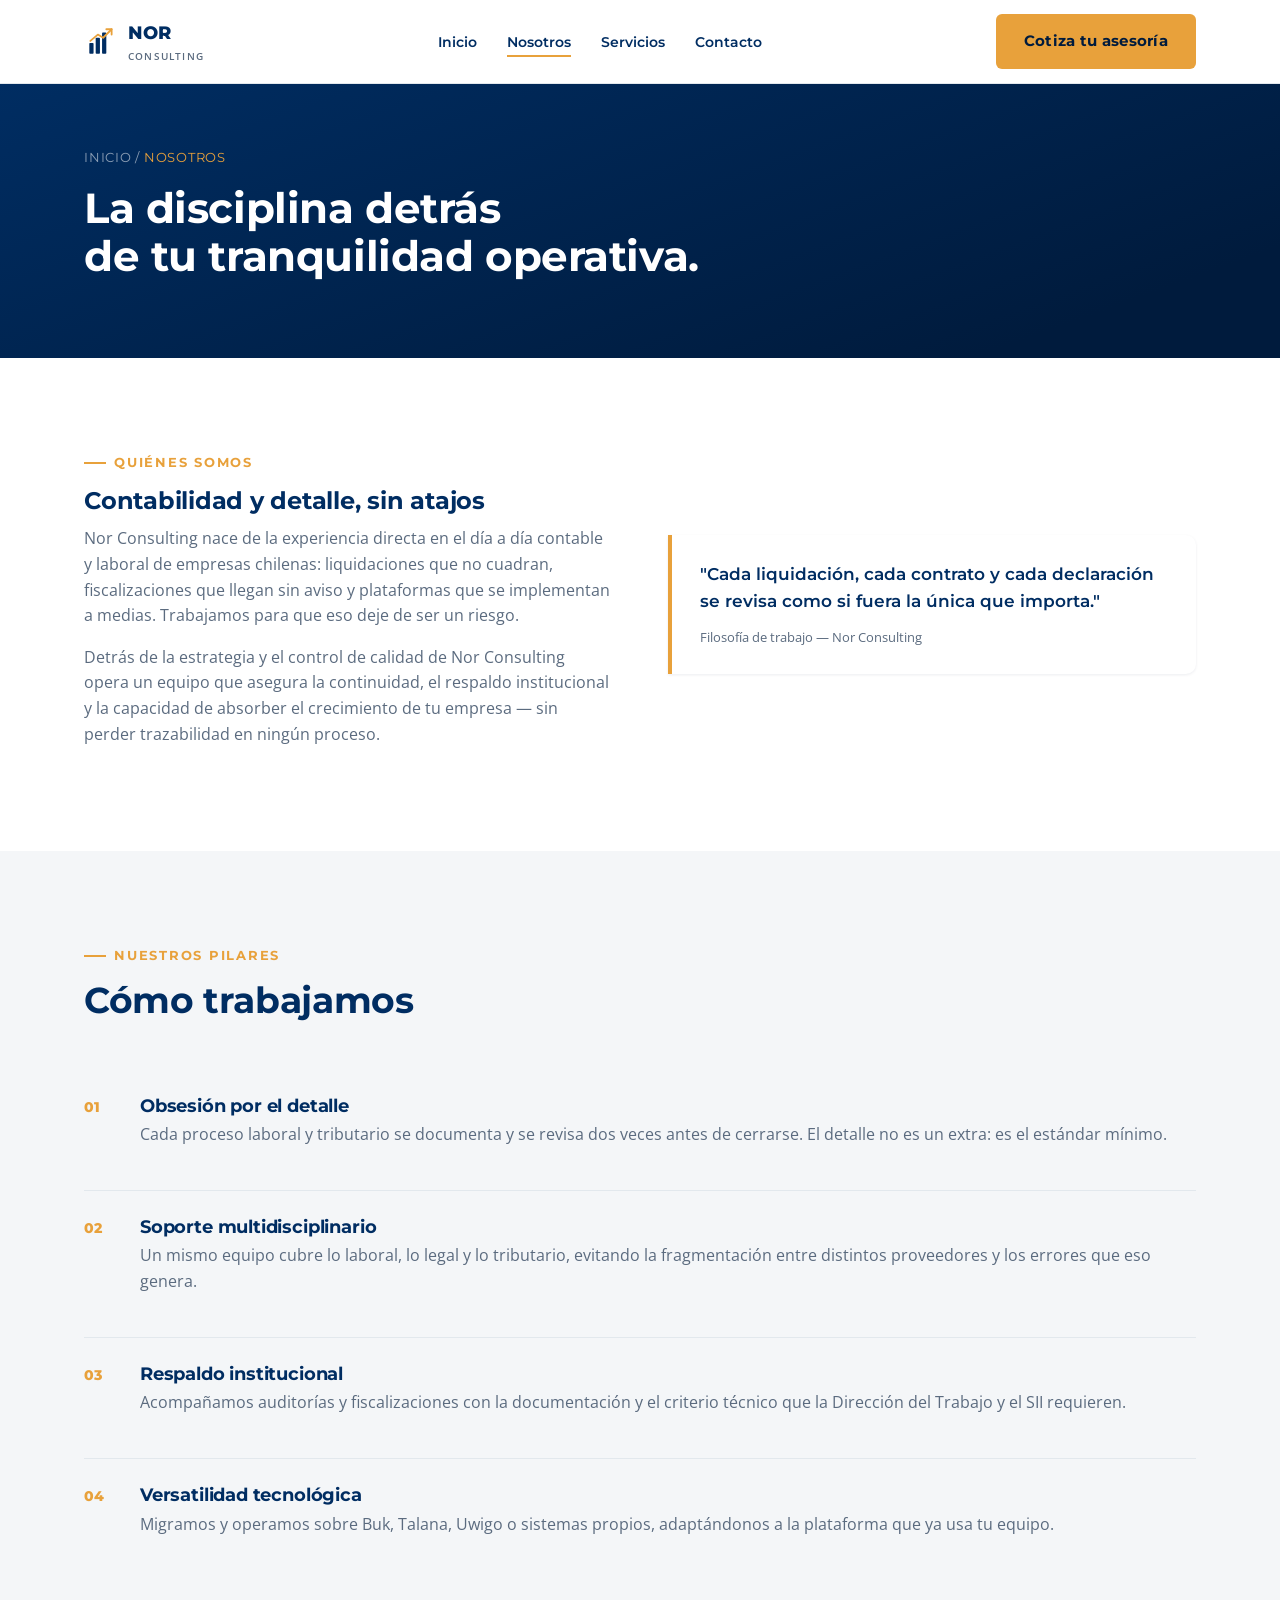
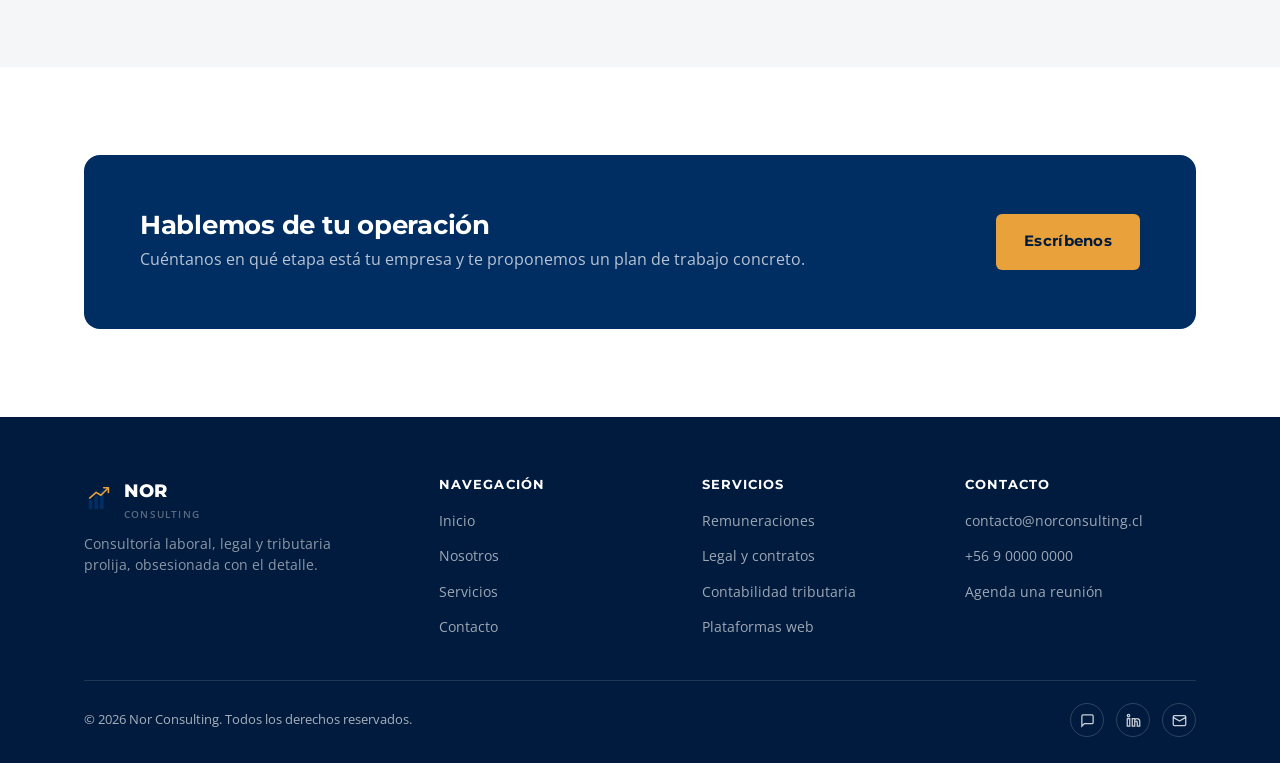
<file: nor-consulting/nosotros.html>
<!DOCTYPE html>
<html lang="es">
<head>
<meta charset="UTF-8">
<meta name="viewport" content="width=device-width, initial-scale=1.0">
<title>Nosotros | Nor Consulting</title>
<meta name="description" content="Conoce a Nor Consulting: un equipo multidisciplinario obsesionado con el detalle en remuneraciones, cumplimiento laboral y gestión tributaria.">
<link rel="icon" href="assets/favicon.svg" type="image/svg+xml">
<link rel="stylesheet" href="css/styles.css">
</head>
<body>

<header class="site-header">
  <nav class="nav container">
    <a href="index.html" class="brand">
      <img src="assets/logo.svg" alt="Nor Consulting" width="34" height="34">
      <span>NOR<br><small>Consulting</small></span>
    </a>
    <ul class="nav-links">
      <li><a href="index.html">Inicio</a></li>
      <li><a href="nosotros.html" class="active">Nosotros</a></li>
      <li><a href="servicios.html">Servicios</a></li>
      <li><a href="contacto.html">Contacto</a></li>
    </ul>
    <div class="nav-cta">
      <a href="contacto.html" class="btn btn-gold">Cotiza tu asesoría</a>
      <button class="nav-toggle" aria-label="Abrir menú" aria-expanded="false">
        <span></span><span></span><span></span>
      </button>
    </div>
  </nav>
</header>

<section class="page-hero">
  <div class="container">
    <p class="breadcrumb"><a href="index.html" style="color:inherit">Inicio</a> / <span class="gold">Nosotros</span></p>
    <h1>La disciplina detrás<br>de tu tranquilidad operativa.</h1>
  </div>
</section>

<section class="section">
  <div class="container grid grid-2" style="align-items:center; gap:56px;">
    <div class="reveal">
      <p class="eyebrow">Quiénes somos</p>
      <h2>Contabilidad y detalle, sin atajos</h2>
      <p>Nor Consulting nace de la experiencia directa en el día a día contable y laboral de empresas chilenas: liquidaciones que no cuadran, fiscalizaciones que llegan sin aviso y plataformas que se implementan a medias. Trabajamos para que eso deje de ser un riesgo.</p>
      <p>Detrás de la estrategia y el control de calidad de Nor Consulting opera un equipo que asegura la continuidad, el respaldo institucional y la capacidad de absorber el crecimiento de tu empresa — sin perder trazabilidad en ningún proceso.</p>
    </div>
    <div class="quote-card reveal">
      <p>"Cada liquidación, cada contrato y cada declaración se revisa como si fuera la única que importa."</p>
      <div class="who">Filosofía de trabajo — Nor Consulting</div>
    </div>
  </div>
</section>

<section class="section section-gray">
  <div class="container">
    <div class="section-head">
      <p class="eyebrow">Nuestros pilares</p>
      <h2>Cómo trabajamos</h2>
    </div>
    <div class="pillar reveal">
      <div class="index">01</div>
      <div>
        <h3>Obsesión por el detalle</h3>
        <p>Cada proceso laboral y tributario se documenta y se revisa dos veces antes de cerrarse. El detalle no es un extra: es el estándar mínimo.</p>
      </div>
    </div>
    <div class="pillar reveal">
      <div class="index">02</div>
      <div>
        <h3>Soporte multidisciplinario</h3>
        <p>Un mismo equipo cubre lo laboral, lo legal y lo tributario, evitando la fragmentación entre distintos proveedores y los errores que eso genera.</p>
      </div>
    </div>
    <div class="pillar reveal">
      <div class="index">03</div>
      <div>
        <h3>Respaldo institucional</h3>
        <p>Acompañamos auditorías y fiscalizaciones con la documentación y el criterio técnico que la Dirección del Trabajo y el SII requieren.</p>
      </div>
    </div>
    <div class="pillar reveal">
      <div class="index">04</div>
      <div>
        <h3>Versatilidad tecnológica</h3>
        <p>Migramos y operamos sobre Buk, Talana, Uwigo o sistemas propios, adaptándonos a la plataforma que ya usa tu equipo.</p>
      </div>
    </div>
  </div>
</section>

<section class="section">
  <div class="container">
    <div class="cta-band">
      <div>
        <h2>Hablemos de tu operación</h2>
        <p>Cuéntanos en qué etapa está tu empresa y te proponemos un plan de trabajo concreto.</p>
      </div>
      <a href="contacto.html" class="btn btn-gold">Escríbenos</a>
    </div>
  </div>
</section>

<footer class="site-footer">
  <div class="container">
    <div class="footer-top">
      <div class="footer-brand">
        <a href="index.html" class="brand">
          <img src="assets/logo.svg" alt="Nor Consulting" width="30" height="30">
          <span>NOR<br><small>Consulting</small></span>
        </a>
        <p>Consultoría laboral, legal y tributaria prolija, obsesionada con el detalle.</p>
      </div>
      <div class="footer-col">
        <h4>Navegación</h4>
        <ul>
          <li><a href="index.html">Inicio</a></li>
          <li><a href="nosotros.html">Nosotros</a></li>
          <li><a href="servicios.html">Servicios</a></li>
          <li><a href="contacto.html">Contacto</a></li>
        </ul>
      </div>
      <div class="footer-col">
        <h4>Servicios</h4>
        <ul>
          <li><a href="servicios.html#remuneraciones">Remuneraciones</a></li>
          <li><a href="servicios.html#legal">Legal y contratos</a></li>
          <li><a href="servicios.html#tributaria">Contabilidad tributaria</a></li>
          <li><a href="servicios.html#plataformas">Plataformas web</a></li>
        </ul>
      </div>
      <div class="footer-col">
        <h4>Contacto</h4>
        <ul>
          <li><a href="mailto:contacto@norconsulting.cl">contacto@norconsulting.cl</a></li>
          <li><a href="tel:+56900000000">+56 9 0000 0000</a></li>
          <li><a href="contacto.html">Agenda una reunión</a></li>
        </ul>
      </div>
    </div>
    <div class="footer-bottom">
      <span>© 2026 Nor Consulting. Todos los derechos reservados.</span>
      <div class="social">
        <a href="#" aria-label="WhatsApp"><svg viewBox="0 0 24 24" fill="none" stroke-width="2"><path d="M21 15a2 2 0 0 1-2 2H7l-4 4V5a2 2 0 0 1 2-2h14a2 2 0 0 1 2 2z"/></svg></a>
        <a href="#" aria-label="LinkedIn"><svg viewBox="0 0 24 24" fill="none" stroke-width="2"><rect x="2" y="9" width="4" height="12"/><circle cx="4" cy="4" r="2"/><path d="M10 9h4v2a4 4 0 0 1 4-2c3 0 4 2 4 5v7h-4v-6c0-1-1-2-2-2s-2 1-2 2v6h-4z"/></svg></a>
        <a href="#" aria-label="Email"><svg viewBox="0 0 24 24" fill="none" stroke-width="2"><rect x="2" y="4" width="20" height="16" rx="2"/><path d="m2 7 10 6 10-6"/></svg></a>
      </div>
    </div>
  </div>
</footer>

<script src="js/main.js"></script>
</body>
</html>
</file>
<file: css/styles.css>
/* =========================================================
   NOR CONSULTING — Design System
   Navy #002D62 · Gold #E8A13B · White #FFFFFF · Gray #F4F6F8
   Display/Headings: Montserrat  |  Body: Open Sans
   ========================================================= */

@import url('https://fonts.googleapis.com/css2?family=Montserrat:wght@600;700;800&family=Open+Sans:wght@400;600;700&display=swap');

:root{
  --navy: #002D62;
  --navy-dark: #001B3D;
  --navy-soft: #103A6E;
  --gold: #E8A13B;
  --gold-light: #F3C77A;
  --white: #FFFFFF;
  --bg-gray: #F4F6F8;
  --ink: #0A1628;
  --text-muted: #5B6B7F;
  --border: #E2E8ED;

  --font-display: 'Montserrat', sans-serif;
  --font-body: 'Open Sans', sans-serif;

  --container: 1160px;
  --radius: 10px;
  --shadow-sm: 0 1px 3px rgba(0,29,64,0.08);
  --shadow-md: 0 8px 24px rgba(0,29,64,0.10);
  --shadow-lg: 0 20px 48px rgba(0,29,64,0.16);
}

*, *::before, *::after{ box-sizing: border-box; }

html{ scroll-behavior: smooth; }

body{
  margin:0;
  font-family: var(--font-body);
  color: var(--ink);
  background: var(--white);
  line-height: 1.6;
  -webkit-font-smoothing: antialiased;
}

h1,h2,h3,h4{
  font-family: var(--font-display);
  color: var(--navy);
  margin: 0 0 .5em;
  line-height: 1.15;
  letter-spacing: -0.01em;
}

p{ margin: 0 0 1em; color: var(--text-muted); }

a{ color: inherit; text-decoration: none; }

img{ max-width: 100%; display:block; }

.container{
  max-width: var(--container);
  margin: 0 auto;
  padding: 0 24px;
}

.eyebrow{
  display:inline-flex;
  align-items:center;
  gap:8px;
  font-family: var(--font-display);
  font-weight:700;
  font-size: 12.5px;
  letter-spacing: 0.14em;
  text-transform: uppercase;
  color: var(--gold);
  margin-bottom: 14px;
}
.eyebrow::before{
  content:"";
  width: 22px; height:2px;
  background: var(--gold);
  display:inline-block;
}

/* -------------------- Buttons -------------------- */
.btn{
  display:inline-flex;
  align-items:center;
  justify-content:center;
  gap:8px;
  font-family: var(--font-display);
  font-weight:700;
  font-size: 14.5px;
  letter-spacing: 0.02em;
  padding: 14px 26px;
  border-radius: 6px;
  border: 2px solid transparent;
  cursor:pointer;
  transition: transform .15s ease, box-shadow .15s ease, background .15s ease, color .15s ease, border-color .15s ease;
}
.btn-gold{
  background: var(--gold);
  color: var(--navy-dark);
}
.btn-gold:hover{ background: var(--gold-light); transform: translateY(-2px); box-shadow: var(--shadow-md); }

.btn-outline{
  background: transparent;
  border-color: rgba(255,255,255,0.35);
  color: var(--white);
}
.btn-outline:hover{ border-color: var(--gold); color: var(--gold); }

.btn-navy{
  background: var(--navy);
  color: var(--white);
}
.btn-navy:hover{ background: var(--navy-dark); transform: translateY(-2px); box-shadow: var(--shadow-md); }

/* -------------------- Header / Nav -------------------- */
.site-header{
  position: sticky;
  top:0;
  z-index: 100;
  background: rgba(255,255,255,0.92);
  backdrop-filter: blur(10px);
  border-bottom: 1px solid var(--border);
}
.nav{
  display:flex;
  align-items:center;
  justify-content:space-between;
  padding: 14px 24px;
}
.brand{
  display:flex;
  align-items:center;
  gap:10px;
  font-family: var(--font-display);
  font-weight:800;
  font-size: 18px;
  color: var(--navy);
}
.brand small{
  display:block;
  font-family: var(--font-body);
  font-weight:600;
  font-size: 10px;
  letter-spacing: 0.12em;
  color: var(--text-muted);
  text-transform: uppercase;
}
.nav-links{
  display:flex;
  align-items:center;
  gap: 30px;
  list-style:none;
  margin:0; padding:0;
}
.nav-links a{
  font-family: var(--font-display);
  font-weight:600;
  font-size: 14px;
  color: var(--navy);
  position: relative;
  padding: 6px 0;
}
.nav-links a::after{
  content:"";
  position:absolute;
  left:0; bottom:0;
  width:0; height:2px;
  background: var(--gold);
  transition: width .2s ease;
}
.nav-links a:hover::after,
.nav-links a.active::after{ width:100%; }
.nav-links a.active{ color: var(--navy); }

.nav-cta{ display:flex; align-items:center; gap:18px; }

.nav-toggle{
  display:none;
  background:none;
  border:none;
  cursor:pointer;
  padding: 6px;
}
.nav-toggle span{
  display:block;
  width: 24px; height:2px;
  background: var(--navy);
  margin: 5px 0;
  transition: .2s;
}

@media (max-width: 900px){
  .nav-links{
    position: fixed;
    top: 64px; left:0; right:0;
    flex-direction: column;
    background: var(--white);
    padding: 20px 24px 30px;
    gap: 18px;
    border-bottom: 1px solid var(--border);
    transform: translateY(-130%);
    transition: transform .25s ease;
  }
  .nav-links.open{ transform: translateY(0); }
  .nav-toggle{ display:block; }
  .nav-cta .btn{ display:none; }
}

/* -------------------- Hero -------------------- */
.hero{
  position: relative;
  background: linear-gradient(160deg, var(--navy) 0%, var(--navy-dark) 78%);
  color: var(--white);
  overflow: hidden;
  padding: 96px 0 84px;
}
.hero .container{
  display:grid;
  grid-template-columns: 1.05fr 0.95fr;
  gap: 48px;
  align-items:center;
}
.hero h1{
  color: var(--white);
  font-size: clamp(34px, 4.4vw, 54px);
  font-weight: 800;
}
.hero h1 .accent{ color: var(--gold); }
.hero .lead{
  color: rgba(255,255,255,0.78);
  font-size: 17px;
  max-width: 480px;
  margin-bottom: 30px;
}
.hero-ctas{ display:flex; gap:14px; flex-wrap:wrap; }

/* Signature element: ledger-to-order animation */
.ledger{
  position:relative;
  width: 100%;
  aspect-ratio: 1 / 0.82;
  min-height: 320px;
}
.ledger-frame{
  position:absolute; inset:0;
  border: 1px solid rgba(255,255,255,0.12);
  border-radius: 14px;
  background: rgba(255,255,255,0.03);
}
.ledger-row{
  position:absolute;
  left: 6%;
  width: 88%;
  height: 34px;
  border-radius: 6px;
  background: rgba(255,255,255,0.06);
  border: 1px solid rgba(255,255,255,0.08);
  display:flex;
  align-items:center;
  padding: 0 16px;
  gap: 12px;
  opacity:0;
  animation: settle 900ms cubic-bezier(.2,.7,.2,1) forwards;
}
.ledger-row .dot{ width:7px; height:7px; border-radius:50%; background: var(--gold); flex-shrink:0; }
.ledger-row .bar{ height:8px; border-radius:4px; background: rgba(255,255,255,0.18); }
.ledger-row .bar.gold{ background: var(--gold); opacity:.85; }

.ledger-row:nth-child(2){ top: 10%; animation-delay: .15s; }
.ledger-row:nth-child(3){ top: 24%; animation-delay: .38s; }
.ledger-row:nth-child(4){ top: 38%; animation-delay: .52s; }
.ledger-row:nth-child(5){ top: 52%; animation-delay: .70s; }
.ledger-row:nth-child(6){ top: 66%; animation-delay: .88s; }
.ledger-row:nth-child(7){ top: 80%; animation-delay: 1.05s; background: rgba(232,161,59,0.14); border-color: rgba(232,161,59,0.35); }

@keyframes settle{
  0%{ opacity:0; transform: translate(var(--dx,0), var(--dy,0)) rotate(var(--dr,0)); }
  100%{ opacity:1; transform: translate(0,0) rotate(0); }
}
.ledger-row:nth-child(2){ --dx:-40px; --dy:-30px; --dr:-6deg; }
.ledger-row:nth-child(3){ --dx:34px; --dy:-16px; --dr:5deg; }
.ledger-row:nth-child(4){ --dx:-24px; --dy:22px; --dr:-4deg; }
.ledger-row:nth-child(5){ --dx:44px; --dy:12px; --dr:7deg; }
.ledger-row:nth-child(6){ --dx:-30px; --dy:-18px; --dr:-5deg; }
.ledger-row:nth-child(7){ --dx:20px; --dy:26px; --dr:3deg; }

@media (prefers-reduced-motion: reduce){
  .ledger-row{ animation: none !important; opacity:1 !important; transform:none !important; }
}

@media (max-width: 860px){
  .hero .container{ grid-template-columns: 1fr; }
  .ledger{ order:-1; min-height: 220px; }
}

/* -------------------- Trust bar -------------------- */
.trust{
  background: var(--white);
  border-bottom: 1px solid var(--border);
  padding: 30px 0;
}
.trust-inner{
  display:flex;
  align-items:center;
  justify-content:space-between;
  gap: 24px;
  flex-wrap:wrap;
}
.trust-label{
  font-family: var(--font-display);
  font-weight:700;
  font-size: 12px;
  letter-spacing: 0.1em;
  text-transform: uppercase;
  color: var(--text-muted);
  white-space:nowrap;
}
.trust-logos{
  display:flex;
  align-items:center;
  gap: 36px;
  flex-wrap:wrap;
}
.trust-logos span{
  font-family: var(--font-display);
  font-weight:800;
  font-size: 19px;
  color: var(--navy);
  opacity:.85;
}

/* -------------------- Section shells -------------------- */
.section{ padding: 88px 0; }
.section-gray{ background: var(--bg-gray); }
.section-navy{ background: var(--navy); color: var(--white); }
.section-navy h2, .section-navy h3{ color: var(--white); }
.section-navy p{ color: rgba(255,255,255,0.72); }

.section-head{
  max-width: 640px;
  margin-bottom: 48px;
}
.section-head.center{ margin-left:auto; margin-right:auto; text-align:center; }
.section-head h2{ font-size: clamp(26px, 3vw, 36px); }

/* -------------------- Cards / Grids -------------------- */
.grid{ display:grid; gap: 24px; }
.grid-2{ grid-template-columns: repeat(2, 1fr); }
.grid-3{ grid-template-columns: repeat(3, 1fr); }
.grid-4{ grid-template-columns: repeat(4, 1fr); }

@media (max-width: 900px){
  .grid-4{ grid-template-columns: repeat(2, 1fr); }
  .grid-3{ grid-template-columns: repeat(2, 1fr); }
}
@media (max-width: 620px){
  .grid-2, .grid-3, .grid-4{ grid-template-columns: 1fr; }
}

.card{
  background: var(--white);
  border: 1px solid var(--border);
  border-radius: var(--radius);
  padding: 30px 26px;
  transition: transform .18s ease, box-shadow .18s ease, border-color .18s ease;
}
.card:hover{ transform: translateY(-4px); box-shadow: var(--shadow-md); border-color: transparent; }

.card-icon{
  width: 46px; height:46px;
  border-radius: 9px;
  background: var(--navy);
  display:flex; align-items:center; justify-content:center;
  margin-bottom: 18px;
}
.card-icon svg{ width: 22px; height:22px; stroke: var(--gold); }

.card h3{ font-size: 18px; margin-bottom: 8px; }
.card p{ font-size: 14.5px; margin-bottom: 0; }

.card ul{ margin: 12px 0 0; padding-left: 18px; color: var(--text-muted); font-size: 14px; }
.card ul li{ margin-bottom: 6px; }

/* Service card, dark variant used on servicios.html */
.service-card{
  background: var(--navy);
  color: var(--white);
  border-radius: var(--radius);
  padding: 34px 28px;
  position: relative;
  overflow:hidden;
}
.service-card::before{
  content:"";
  position:absolute;
  top:-40%; right:-20%;
  width: 220px; height:220px;
  background: radial-gradient(circle, rgba(232,161,59,0.16), transparent 70%);
}
.service-card h3{ color: var(--white); font-size: 19px; }
.service-card p{ color: rgba(255,255,255,0.68); }
.service-card ul{ color: rgba(255,255,255,0.75); }
.service-card .card-icon{ background: rgba(255,255,255,0.08); }

/* -------------------- Stats strip -------------------- */
.stats{
  display:grid;
  grid-template-columns: repeat(4, 1fr);
  gap: 24px;
  text-align:center;
}
.stat .num{
  font-family: var(--font-display);
  font-weight:800;
  font-size: clamp(30px, 3vw, 40px);
  color: var(--gold);
}
.stat .label{
  font-size: 13px;
  color: rgba(255,255,255,0.7);
  text-transform: uppercase;
  letter-spacing: 0.06em;
}
@media (max-width: 700px){ .stats{ grid-template-columns: repeat(2,1fr); } }

/* -------------------- CTA band -------------------- */
.cta-band{
  background: var(--navy);
  color: var(--white);
  border-radius: 16px;
  padding: 56px;
  display:flex;
  align-items:center;
  justify-content:space-between;
  gap: 30px;
  flex-wrap:wrap;
}
.cta-band h2{ color: var(--white); margin-bottom: 6px; font-size: 26px; }
.cta-band p{ margin:0; color: rgba(255,255,255,0.72); }

/* -------------------- Forms -------------------- */
.form-panel{
  background: var(--white);
  border: 1px solid var(--border);
  border-radius: var(--radius);
  padding: 36px;
  box-shadow: var(--shadow-md);
}
.field{ margin-bottom: 18px; }
.field label{
  display:block;
  font-family: var(--font-display);
  font-weight:600;
  font-size: 13px;
  color: var(--navy);
  margin-bottom: 6px;
}
.field input, .field select, .field textarea{
  width:100%;
  padding: 12px 14px;
  border: 1px solid var(--border);
  border-radius: 6px;
  font-family: var(--font-body);
  font-size: 14.5px;
  color: var(--ink);
  background: var(--bg-gray);
  transition: border-color .15s ease, background .15s ease;
}
.field input:focus, .field select:focus, .field textarea:focus{
  outline: none;
  border-color: var(--gold);
  background: var(--white);
}
.field textarea{ resize: vertical; min-height: 110px; }
.form-note{ font-size: 12.5px; color: var(--text-muted); margin-top: 10px; }
.form-success{
  display:none;
  background: #F0F8F2;
  border: 1px solid #BFE3C6;
  color: #1E6B32;
  padding: 14px 16px;
  border-radius: 8px;
  font-size: 14px;
  margin-top: 16px;
}

/* -------------------- Contact info list -------------------- */
.contact-info-item{
  display:flex;
  gap: 16px;
  align-items:flex-start;
  padding: 18px 0;
  border-bottom: 1px solid rgba(255,255,255,0.1);
}
.contact-info-item:last-child{ border-bottom:none; }
.contact-info-item .ic{
  width: 38px; height:38px;
  border-radius: 8px;
  background: rgba(232,161,59,0.14);
  display:flex; align-items:center; justify-content:center;
  flex-shrink:0;
}
.contact-info-item .ic svg{ width:18px; height:18px; stroke: var(--gold); }
.contact-info-item h4{ color: var(--white); font-size: 14.5px; margin: 0 0 3px; font-family: var(--font-display); }
.contact-info-item p{ margin:0; color: rgba(255,255,255,0.68); font-size: 14px; }

/* -------------------- Timeline / pillars (nosotros) -------------------- */
.pillar{
  display:flex;
  gap: 20px;
  padding: 26px 0;
  border-bottom: 1px solid var(--border);
}
.pillar:last-child{ border-bottom: none; }
.pillar .index{
  font-family: var(--font-display);
  font-weight:800;
  font-size: 14px;
  color: var(--gold);
  width: 36px;
  flex-shrink:0;
}
.pillar h3{ font-size: 18px; margin-bottom: 6px; }

.quote-card{
  background: var(--white);
  border-left: 4px solid var(--gold);
  border-radius: 0 10px 10px 0;
  padding: 26px 28px;
  box-shadow: var(--shadow-sm);
}
.quote-card p{
  font-family: var(--font-display);
  font-size: 17px;
  font-weight: 600;
  color: var(--navy);
  margin-bottom: 12px;
  font-style: normal;
}
.quote-card .who{ font-size: 13px; color: var(--text-muted); }

/* -------------------- Footer -------------------- */
.site-footer{
  background: var(--navy-dark);
  color: rgba(255,255,255,0.66);
  padding: 60px 0 26px;
}
.footer-top{
  display:grid;
  grid-template-columns: 1.4fr 1fr 1fr 1fr;
  gap: 32px;
  padding-bottom: 40px;
  border-bottom: 1px solid rgba(255,255,255,0.12);
}
.footer-brand .brand{ color: var(--white); }
.footer-brand p{ font-size: 13.5px; color: rgba(255,255,255,0.55); margin-top: 12px; max-width: 260px; }
.footer-col h4{
  font-family: var(--font-display);
  font-size: 13px;
  letter-spacing: 0.08em;
  text-transform: uppercase;
  color: var(--white);
  margin-bottom: 16px;
}
.footer-col ul{ list-style:none; margin:0; padding:0; display:flex; flex-direction:column; gap: 10px; }
.footer-col a{ font-size: 14px; color: rgba(255,255,255,0.62); transition: color .15s ease; }
.footer-col a:hover{ color: var(--gold); }
.footer-bottom{
  display:flex;
  align-items:center;
  justify-content:space-between;
  padding-top: 22px;
  font-size: 12.5px;
  flex-wrap:wrap;
  gap: 14px;
}
.social{ display:flex; gap: 12px; }
.social a{
  width: 34px; height:34px;
  border-radius: 50%;
  border: 1px solid rgba(255,255,255,0.18);
  display:flex; align-items:center; justify-content:center;
  transition: border-color .15s ease, background .15s ease;
}
.social a:hover{ border-color: var(--gold); background: rgba(232,161,59,0.1); }
.social svg{ width:15px; height:15px; stroke: rgba(255,255,255,0.8); }

@media (max-width: 860px){
  .footer-top{ grid-template-columns: 1fr 1fr; }
}
@media (max-width: 560px){
  .footer-top{ grid-template-columns: 1fr; }
  .cta-band{ padding: 36px; flex-direction:column; align-items:flex-start; }
  .section{ padding: 60px 0; }
}

/* -------------------- Page hero (interior pages) -------------------- */
.page-hero{
  background: linear-gradient(160deg, var(--navy) 0%, var(--navy-dark) 85%);
  color: var(--white);
  padding: 64px 0 56px;
}
.page-hero h1{ color: var(--white); font-size: clamp(28px, 3.6vw, 42px); }
.breadcrumb{
  font-family: var(--font-display);
  font-size: 12.5px;
  letter-spacing: 0.06em;
  text-transform: uppercase;
  color: rgba(255,255,255,0.55);
  margin-bottom: 16px;
}
.breadcrumb .gold{ color: var(--gold); }

/* -------------------- Utilities -------------------- */
.mt-0{ margin-top:0; }
.text-center{ text-align:center; }
.reveal{
  opacity:0;
  transform: translateY(18px);
  transition: opacity .6s ease, transform .6s ease;
}
.reveal.in{ opacity:1; transform:none; }

.hero-content {
  display: flex;
  align-items: center;
  gap: 50px;
}

.hero-text {
  flex: 1;
}

modificaciones

.hero-carousel {
  width: 100%;
  height: 500px;
  overflow: hidden;
}

.carousel-slide img {
  width: 100%;
  height: 100%;
  object-fit: cover;
}
</file>
<file: nor-consulting/css/styles.css>
/* =========================================================
   NOR CONSULTING — Design System
   Navy #002D62 · Gold #E8A13B · White #FFFFFF · Gray #F4F6F8
   Display/Headings: Montserrat  |  Body: Open Sans
   ========================================================= */

@import url('https://fonts.googleapis.com/css2?family=Montserrat:wght@600;700;800&family=Open+Sans:wght@400;600;700&display=swap');

:root{
  --navy: #002D62;
  --navy-dark: #001B3D;
  --navy-soft: #103A6E;
  --gold: #E8A13B;
  --gold-light: #F3C77A;
  --white: #FFFFFF;
  --bg-gray: #F4F6F8;
  --ink: #0A1628;
  --text-muted: #5B6B7F;
  --border: #E2E8ED;

  --font-display: 'Montserrat', sans-serif;
  --font-body: 'Open Sans', sans-serif;

  --container: 1160px;
  --radius: 10px;
  --shadow-sm: 0 1px 3px rgba(0,29,64,0.08);
  --shadow-md: 0 8px 24px rgba(0,29,64,0.10);
  --shadow-lg: 0 20px 48px rgba(0,29,64,0.16);
}

*, *::before, *::after{ box-sizing: border-box; }

html{ scroll-behavior: smooth; }

body{
  margin:0;
  font-family: var(--font-body);
  color: var(--ink);
  background: var(--white);
  line-height: 1.6;
  -webkit-font-smoothing: antialiased;
}

h1,h2,h3,h4{
  font-family: var(--font-display);
  color: var(--navy);
  margin: 0 0 .5em;
  line-height: 1.15;
  letter-spacing: -0.01em;
}

p{ margin: 0 0 1em; color: var(--text-muted); }

a{ color: inherit; text-decoration: none; }

img{ max-width: 100%; display:block; }

.container{
  max-width: var(--container);
  margin: 0 auto;
  padding: 0 24px;
}

.eyebrow{
  display:inline-flex;
  align-items:center;
  gap:8px;
  font-family: var(--font-display);
  font-weight:700;
  font-size: 12.5px;
  letter-spacing: 0.14em;
  text-transform: uppercase;
  color: var(--gold);
  margin-bottom: 14px;
}
.eyebrow::before{
  content:"";
  width: 22px; height:2px;
  background: var(--gold);
  display:inline-block;
}

/* -------------------- Buttons -------------------- */
.btn{
  display:inline-flex;
  align-items:center;
  justify-content:center;
  gap:8px;
  font-family: var(--font-display);
  font-weight:700;
  font-size: 14.5px;
  letter-spacing: 0.02em;
  padding: 14px 26px;
  border-radius: 6px;
  border: 2px solid transparent;
  cursor:pointer;
  transition: transform .15s ease, box-shadow .15s ease, background .15s ease, color .15s ease, border-color .15s ease;
}
.btn-gold{
  background: var(--gold);
  color: var(--navy-dark);
}
.btn-gold:hover{ background: var(--gold-light); transform: translateY(-2px); box-shadow: var(--shadow-md); }

.btn-outline{
  background: transparent;
  border-color: rgba(255,255,255,0.35);
  color: var(--white);
}
.btn-outline:hover{ border-color: var(--gold); color: var(--gold); }

.btn-navy{
  background: var(--navy);
  color: var(--white);
}
.btn-navy:hover{ background: var(--navy-dark); transform: translateY(-2px); box-shadow: var(--shadow-md); }

/* -------------------- Header / Nav -------------------- */
.site-header{
  position: sticky;
  top:0;
  z-index: 100;
  background: rgba(255,255,255,0.92);
  backdrop-filter: blur(10px);
  border-bottom: 1px solid var(--border);
}
.nav{
  display:flex;
  align-items:center;
  justify-content:space-between;
  padding: 14px 24px;
}
.brand{
  display:flex;
  align-items:center;
  gap:10px;
  font-family: var(--font-display);
  font-weight:800;
  font-size: 18px;
  color: var(--navy);
}
.brand small{
  display:block;
  font-family: var(--font-body);
  font-weight:600;
  font-size: 10px;
  letter-spacing: 0.12em;
  color: var(--text-muted);
  text-transform: uppercase;
}
.nav-links{
  display:flex;
  align-items:center;
  gap: 30px;
  list-style:none;
  margin:0; padding:0;
}
.nav-links a{
  font-family: var(--font-display);
  font-weight:600;
  font-size: 14px;
  color: var(--navy);
  position: relative;
  padding: 6px 0;
}
.nav-links a::after{
  content:"";
  position:absolute;
  left:0; bottom:0;
  width:0; height:2px;
  background: var(--gold);
  transition: width .2s ease;
}
.nav-links a:hover::after,
.nav-links a.active::after{ width:100%; }
.nav-links a.active{ color: var(--navy); }

.nav-cta{ display:flex; align-items:center; gap:18px; }

.nav-toggle{
  display:none;
  background:none;
  border:none;
  cursor:pointer;
  padding: 6px;
}
.nav-toggle span{
  display:block;
  width: 24px; height:2px;
  background: var(--navy);
  margin: 5px 0;
  transition: .2s;
}

@media (max-width: 900px){
  .nav-links{
    position: fixed;
    top: 64px; left:0; right:0;
    flex-direction: column;
    background: var(--white);
    padding: 20px 24px 30px;
    gap: 18px;
    border-bottom: 1px solid var(--border);
    transform: translateY(-130%);
    transition: transform .25s ease;
  }
  .nav-links.open{ transform: translateY(0); }
  .nav-toggle{ display:block; }
  .nav-cta .btn{ display:none; }
}

/* -------------------- Hero -------------------- */
.hero{
  position: relative;
  background: linear-gradient(160deg, var(--navy) 0%, var(--navy-dark) 78%);
  color: var(--white);
  overflow: hidden;
  padding: 96px 0 84px;
}
.hero .container{
  display:grid;
  grid-template-columns: 1.05fr 0.95fr;
  gap: 48px;
  align-items:center;
}
.hero h1{
  color: var(--white);
  font-size: clamp(34px, 4.4vw, 54px);
  font-weight: 800;
}
.hero h1 .accent{ color: var(--gold); }
.hero .lead{
  color: rgba(255,255,255,0.78);
  font-size: 17px;
  max-width: 480px;
  margin-bottom: 30px;
}
.hero-ctas{ display:flex; gap:14px; flex-wrap:wrap; }

/* Signature element: ledger-to-order animation */
.ledger{
  position:relative;
  width: 100%;
  aspect-ratio: 1 / 0.82;
  min-height: 320px;
}
.ledger-frame{
  position:absolute; inset:0;
  border: 1px solid rgba(255,255,255,0.12);
  border-radius: 14px;
  background: rgba(255,255,255,0.03);
}
.ledger-row{
  position:absolute;
  left: 6%;
  width: 88%;
  height: 34px;
  border-radius: 6px;
  background: rgba(255,255,255,0.06);
  border: 1px solid rgba(255,255,255,0.08);
  display:flex;
  align-items:center;
  padding: 0 16px;
  gap: 12px;
  opacity:0;
  animation: settle 900ms cubic-bezier(.2,.7,.2,1) forwards;
}
.ledger-row .dot{ width:7px; height:7px; border-radius:50%; background: var(--gold); flex-shrink:0; }
.ledger-row .bar{ height:8px; border-radius:4px; background: rgba(255,255,255,0.18); }
.ledger-row .bar.gold{ background: var(--gold); opacity:.85; }

.ledger-row:nth-child(2){ top: 10%; animation-delay: .15s; }
.ledger-row:nth-child(3){ top: 24%; animation-delay: .38s; }
.ledger-row:nth-child(4){ top: 38%; animation-delay: .52s; }
.ledger-row:nth-child(5){ top: 52%; animation-delay: .70s; }
.ledger-row:nth-child(6){ top: 66%; animation-delay: .88s; }
.ledger-row:nth-child(7){ top: 80%; animation-delay: 1.05s; background: rgba(232,161,59,0.14); border-color: rgba(232,161,59,0.35); }

@keyframes settle{
  0%{ opacity:0; transform: translate(var(--dx,0), var(--dy,0)) rotate(var(--dr,0)); }
  100%{ opacity:1; transform: translate(0,0) rotate(0); }
}
.ledger-row:nth-child(2){ --dx:-40px; --dy:-30px; --dr:-6deg; }
.ledger-row:nth-child(3){ --dx:34px; --dy:-16px; --dr:5deg; }
.ledger-row:nth-child(4){ --dx:-24px; --dy:22px; --dr:-4deg; }
.ledger-row:nth-child(5){ --dx:44px; --dy:12px; --dr:7deg; }
.ledger-row:nth-child(6){ --dx:-30px; --dy:-18px; --dr:-5deg; }
.ledger-row:nth-child(7){ --dx:20px; --dy:26px; --dr:3deg; }

@media (prefers-reduced-motion: reduce){
  .ledger-row{ animation: none !important; opacity:1 !important; transform:none !important; }
}

@media (max-width: 860px){
  .hero .container{ grid-template-columns: 1fr; }
  .ledger{ order:-1; min-height: 220px; }
}

/* -------------------- Trust bar -------------------- */
.trust{
  background: var(--white);
  border-bottom: 1px solid var(--border);
  padding: 30px 0;
}
.trust-inner{
  display:flex;
  align-items:center;
  justify-content:space-between;
  gap: 24px;
  flex-wrap:wrap;
}
.trust-label{
  font-family: var(--font-display);
  font-weight:700;
  font-size: 12px;
  letter-spacing: 0.1em;
  text-transform: uppercase;
  color: var(--text-muted);
  white-space:nowrap;
}
.trust-logos{
  display:flex;
  align-items:center;
  gap: 36px;
  flex-wrap:wrap;
}
.trust-logos span{
  font-family: var(--font-display);
  font-weight:800;
  font-size: 19px;
  color: var(--navy);
  opacity:.85;
}

/* -------------------- Section shells -------------------- */
.section{ padding: 88px 0; }
.section-gray{ background: var(--bg-gray); }
.section-navy{ background: var(--navy); color: var(--white); }
.section-navy h2, .section-navy h3{ color: var(--white); }
.section-navy p{ color: rgba(255,255,255,0.72); }

.section-head{
  max-width: 640px;
  margin-bottom: 48px;
}
.section-head.center{ margin-left:auto; margin-right:auto; text-align:center; }
.section-head h2{ font-size: clamp(26px, 3vw, 36px); }

/* -------------------- Cards / Grids -------------------- */
.grid{ display:grid; gap: 24px; }
.grid-2{ grid-template-columns: repeat(2, 1fr); }
.grid-3{ grid-template-columns: repeat(3, 1fr); }
.grid-4{ grid-template-columns: repeat(4, 1fr); }

@media (max-width: 900px){
  .grid-4{ grid-template-columns: repeat(2, 1fr); }
  .grid-3{ grid-template-columns: repeat(2, 1fr); }
}
@media (max-width: 620px){
  .grid-2, .grid-3, .grid-4{ grid-template-columns: 1fr; }
}

.card{
  background: var(--white);
  border: 1px solid var(--border);
  border-radius: var(--radius);
  padding: 30px 26px;
  transition: transform .18s ease, box-shadow .18s ease, border-color .18s ease;
}
.card:hover{ transform: translateY(-4px); box-shadow: var(--shadow-md); border-color: transparent; }

.card-icon{
  width: 46px; height:46px;
  border-radius: 9px;
  background: var(--navy);
  display:flex; align-items:center; justify-content:center;
  margin-bottom: 18px;
}
.card-icon svg{ width: 22px; height:22px; stroke: var(--gold); }

.card h3{ font-size: 18px; margin-bottom: 8px; }
.card p{ font-size: 14.5px; margin-bottom: 0; }

.card ul{ margin: 12px 0 0; padding-left: 18px; color: var(--text-muted); font-size: 14px; }
.card ul li{ margin-bottom: 6px; }

/* Service card, dark variant used on servicios.html */
.service-card{
  background: var(--navy);
  color: var(--white);
  border-radius: var(--radius);
  padding: 34px 28px;
  position: relative;
  overflow:hidden;
}
.service-card::before{
  content:"";
  position:absolute;
  top:-40%; right:-20%;
  width: 220px; height:220px;
  background: radial-gradient(circle, rgba(232,161,59,0.16), transparent 70%);
}
.service-card h3{ color: var(--white); font-size: 19px; }
.service-card p{ color: rgba(255,255,255,0.68); }
.service-card ul{ color: rgba(255,255,255,0.75); }
.service-card .card-icon{ background: rgba(255,255,255,0.08); }

/* -------------------- Stats strip -------------------- */
.stats{
  display:grid;
  grid-template-columns: repeat(4, 1fr);
  gap: 24px;
  text-align:center;
}
.stat .num{
  font-family: var(--font-display);
  font-weight:800;
  font-size: clamp(30px, 3vw, 40px);
  color: var(--gold);
}
.stat .label{
  font-size: 13px;
  color: rgba(255,255,255,0.7);
  text-transform: uppercase;
  letter-spacing: 0.06em;
}
@media (max-width: 700px){ .stats{ grid-template-columns: repeat(2,1fr); } }

/* -------------------- CTA band -------------------- */
.cta-band{
  background: var(--navy);
  color: var(--white);
  border-radius: 16px;
  padding: 56px;
  display:flex;
  align-items:center;
  justify-content:space-between;
  gap: 30px;
  flex-wrap:wrap;
}
.cta-band h2{ color: var(--white); margin-bottom: 6px; font-size: 26px; }
.cta-band p{ margin:0; color: rgba(255,255,255,0.72); }

/* -------------------- Forms -------------------- */
.form-panel{
  background: var(--white);
  border: 1px solid var(--border);
  border-radius: var(--radius);
  padding: 36px;
  box-shadow: var(--shadow-md);
}
.field{ margin-bottom: 18px; }
.field label{
  display:block;
  font-family: var(--font-display);
  font-weight:600;
  font-size: 13px;
  color: var(--navy);
  margin-bottom: 6px;
}
.field input, .field select, .field textarea{
  width:100%;
  padding: 12px 14px;
  border: 1px solid var(--border);
  border-radius: 6px;
  font-family: var(--font-body);
  font-size: 14.5px;
  color: var(--ink);
  background: var(--bg-gray);
  transition: border-color .15s ease, background .15s ease;
}
.field input:focus, .field select:focus, .field textarea:focus{
  outline: none;
  border-color: var(--gold);
  background: var(--white);
}
.field textarea{ resize: vertical; min-height: 110px; }
.form-note{ font-size: 12.5px; color: var(--text-muted); margin-top: 10px; }
.form-success{
  display:none;
  background: #F0F8F2;
  border: 1px solid #BFE3C6;
  color: #1E6B32;
  padding: 14px 16px;
  border-radius: 8px;
  font-size: 14px;
  margin-top: 16px;
}

/* -------------------- Contact info list -------------------- */
.contact-info-item{
  display:flex;
  gap: 16px;
  align-items:flex-start;
  padding: 18px 0;
  border-bottom: 1px solid rgba(255,255,255,0.1);
}
.contact-info-item:last-child{ border-bottom:none; }
.contact-info-item .ic{
  width: 38px; height:38px;
  border-radius: 8px;
  background: rgba(232,161,59,0.14);
  display:flex; align-items:center; justify-content:center;
  flex-shrink:0;
}
.contact-info-item .ic svg{ width:18px; height:18px; stroke: var(--gold); }
.contact-info-item h4{ color: var(--white); font-size: 14.5px; margin: 0 0 3px; font-family: var(--font-display); }
.contact-info-item p{ margin:0; color: rgba(255,255,255,0.68); font-size: 14px; }

/* -------------------- Timeline / pillars (nosotros) -------------------- */
.pillar{
  display:flex;
  gap: 20px;
  padding: 26px 0;
  border-bottom: 1px solid var(--border);
}
.pillar:last-child{ border-bottom: none; }
.pillar .index{
  font-family: var(--font-display);
  font-weight:800;
  font-size: 14px;
  color: var(--gold);
  width: 36px;
  flex-shrink:0;
}
.pillar h3{ font-size: 18px; margin-bottom: 6px; }

.quote-card{
  background: var(--white);
  border-left: 4px solid var(--gold);
  border-radius: 0 10px 10px 0;
  padding: 26px 28px;
  box-shadow: var(--shadow-sm);
}
.quote-card p{
  font-family: var(--font-display);
  font-size: 17px;
  font-weight: 600;
  color: var(--navy);
  margin-bottom: 12px;
  font-style: normal;
}
.quote-card .who{ font-size: 13px; color: var(--text-muted); }

/* -------------------- Footer -------------------- */
.site-footer{
  background: var(--navy-dark);
  color: rgba(255,255,255,0.66);
  padding: 60px 0 26px;
}
.footer-top{
  display:grid;
  grid-template-columns: 1.4fr 1fr 1fr 1fr;
  gap: 32px;
  padding-bottom: 40px;
  border-bottom: 1px solid rgba(255,255,255,0.12);
}
.footer-brand .brand{ color: var(--white); }
.footer-brand p{ font-size: 13.5px; color: rgba(255,255,255,0.55); margin-top: 12px; max-width: 260px; }
.footer-col h4{
  font-family: var(--font-display);
  font-size: 13px;
  letter-spacing: 0.08em;
  text-transform: uppercase;
  color: var(--white);
  margin-bottom: 16px;
}
.footer-col ul{ list-style:none; margin:0; padding:0; display:flex; flex-direction:column; gap: 10px; }
.footer-col a{ font-size: 14px; color: rgba(255,255,255,0.62); transition: color .15s ease; }
.footer-col a:hover{ color: var(--gold); }
.footer-bottom{
  display:flex;
  align-items:center;
  justify-content:space-between;
  padding-top: 22px;
  font-size: 12.5px;
  flex-wrap:wrap;
  gap: 14px;
}
.social{ display:flex; gap: 12px; }
.social a{
  width: 34px; height:34px;
  border-radius: 50%;
  border: 1px solid rgba(255,255,255,0.18);
  display:flex; align-items:center; justify-content:center;
  transition: border-color .15s ease, background .15s ease;
}
.social a:hover{ border-color: var(--gold); background: rgba(232,161,59,0.1); }
.social svg{ width:15px; height:15px; stroke: rgba(255,255,255,0.8); }

@media (max-width: 860px){
  .footer-top{ grid-template-columns: 1fr 1fr; }
}
@media (max-width: 560px){
  .footer-top{ grid-template-columns: 1fr; }
  .cta-band{ padding: 36px; flex-direction:column; align-items:flex-start; }
  .section{ padding: 60px 0; }
}

/* -------------------- Page hero (interior pages) -------------------- */
.page-hero{
  background: linear-gradient(160deg, var(--navy) 0%, var(--navy-dark) 85%);
  color: var(--white);
  padding: 64px 0 56px;
}
.page-hero h1{ color: var(--white); font-size: clamp(28px, 3.6vw, 42px); }
.breadcrumb{
  font-family: var(--font-display);
  font-size: 12.5px;
  letter-spacing: 0.06em;
  text-transform: uppercase;
  color: rgba(255,255,255,0.55);
  margin-bottom: 16px;
}
.breadcrumb .gold{ color: var(--gold); }

/* -------------------- Utilities -------------------- */
.mt-0{ margin-top:0; }
.text-center{ text-align:center; }
.reveal{
  opacity:0;
  transform: translateY(18px);
  transition: opacity .6s ease, transform .6s ease;
}
.reveal.in{ opacity:1; transform:none; }
</file>
